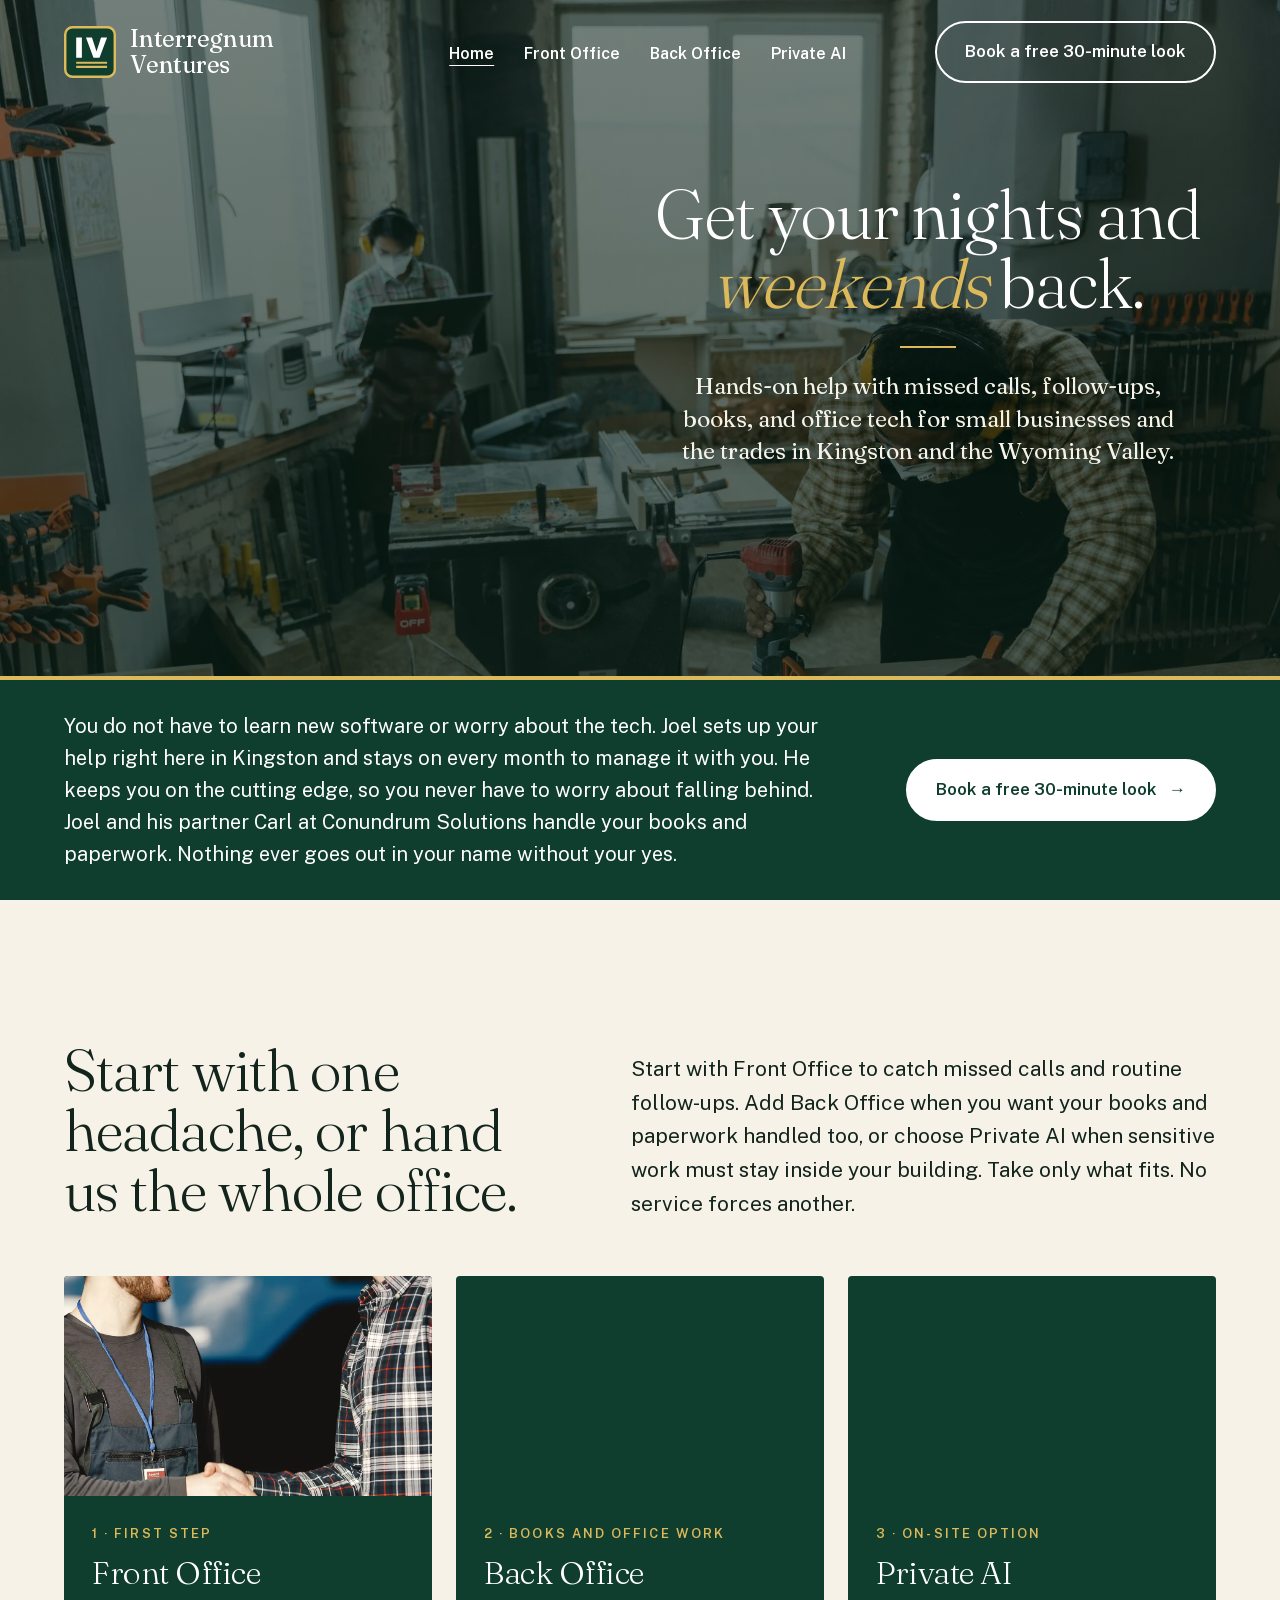
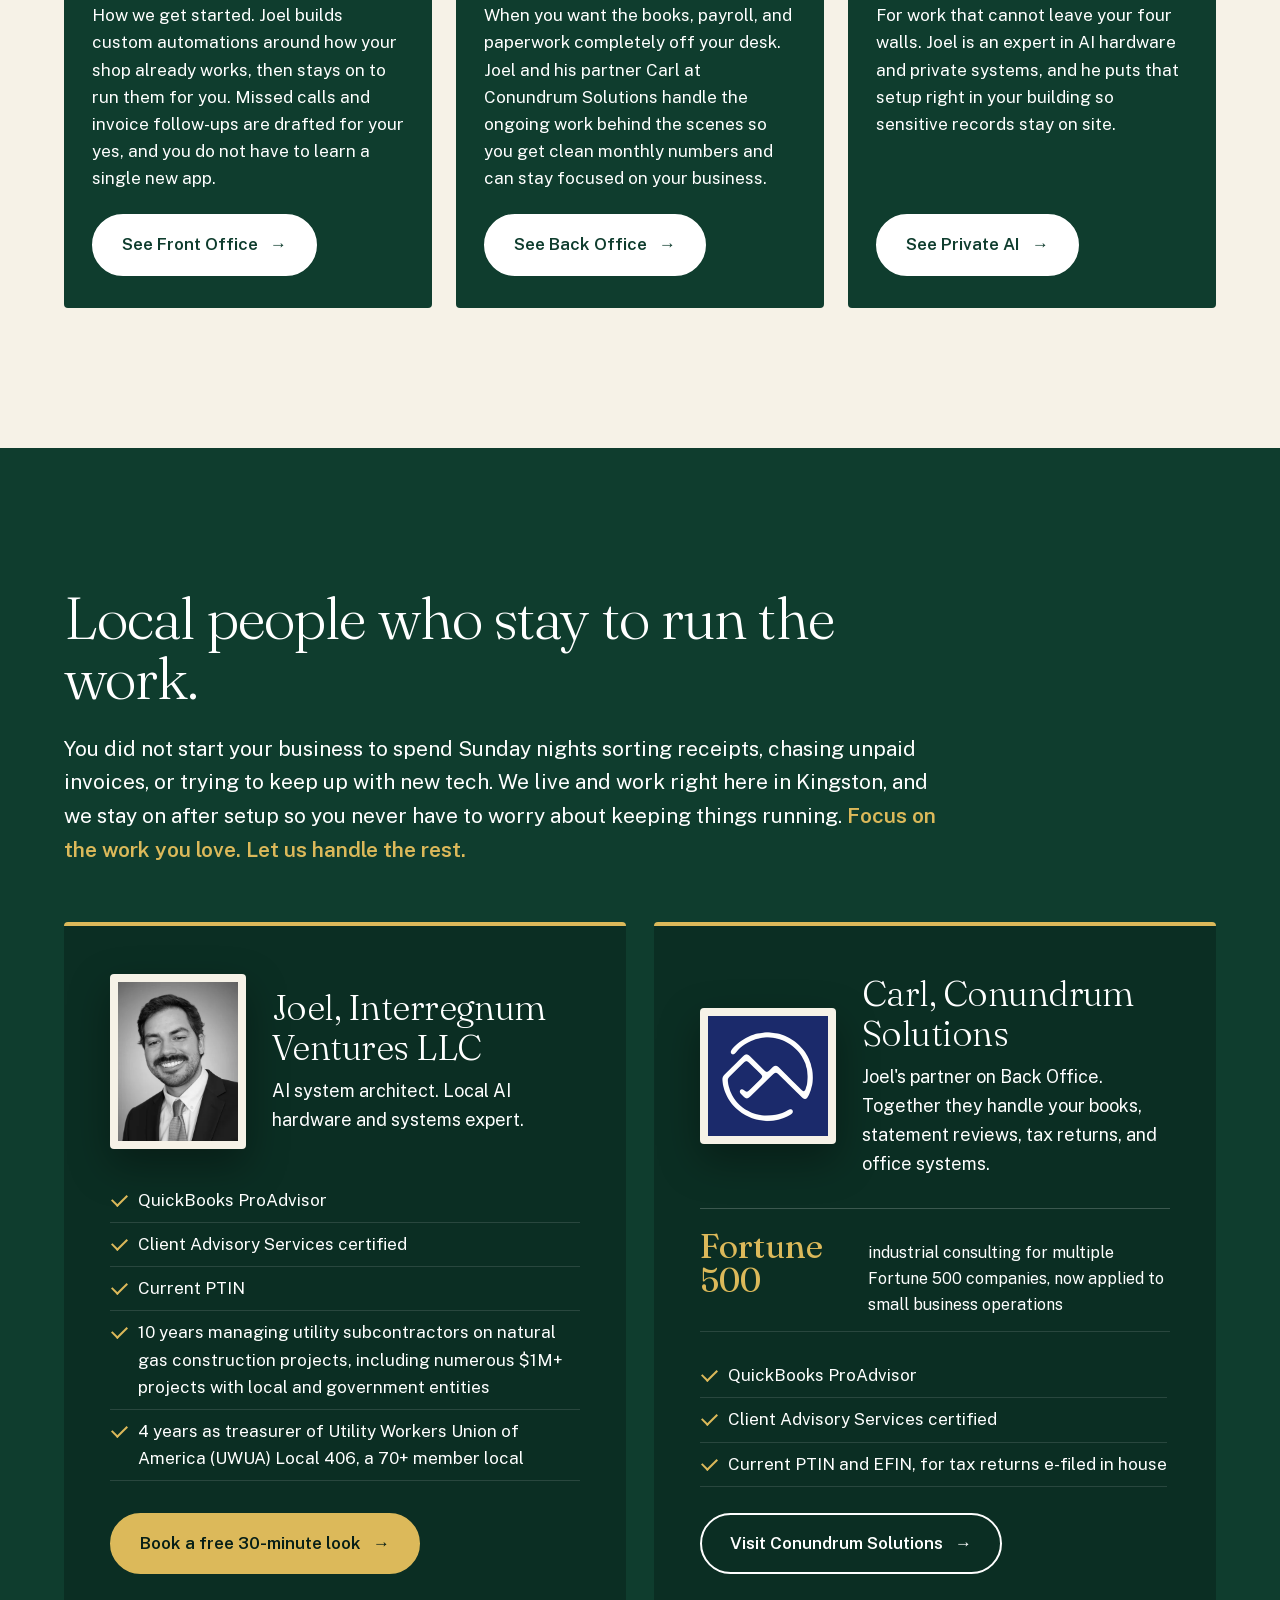
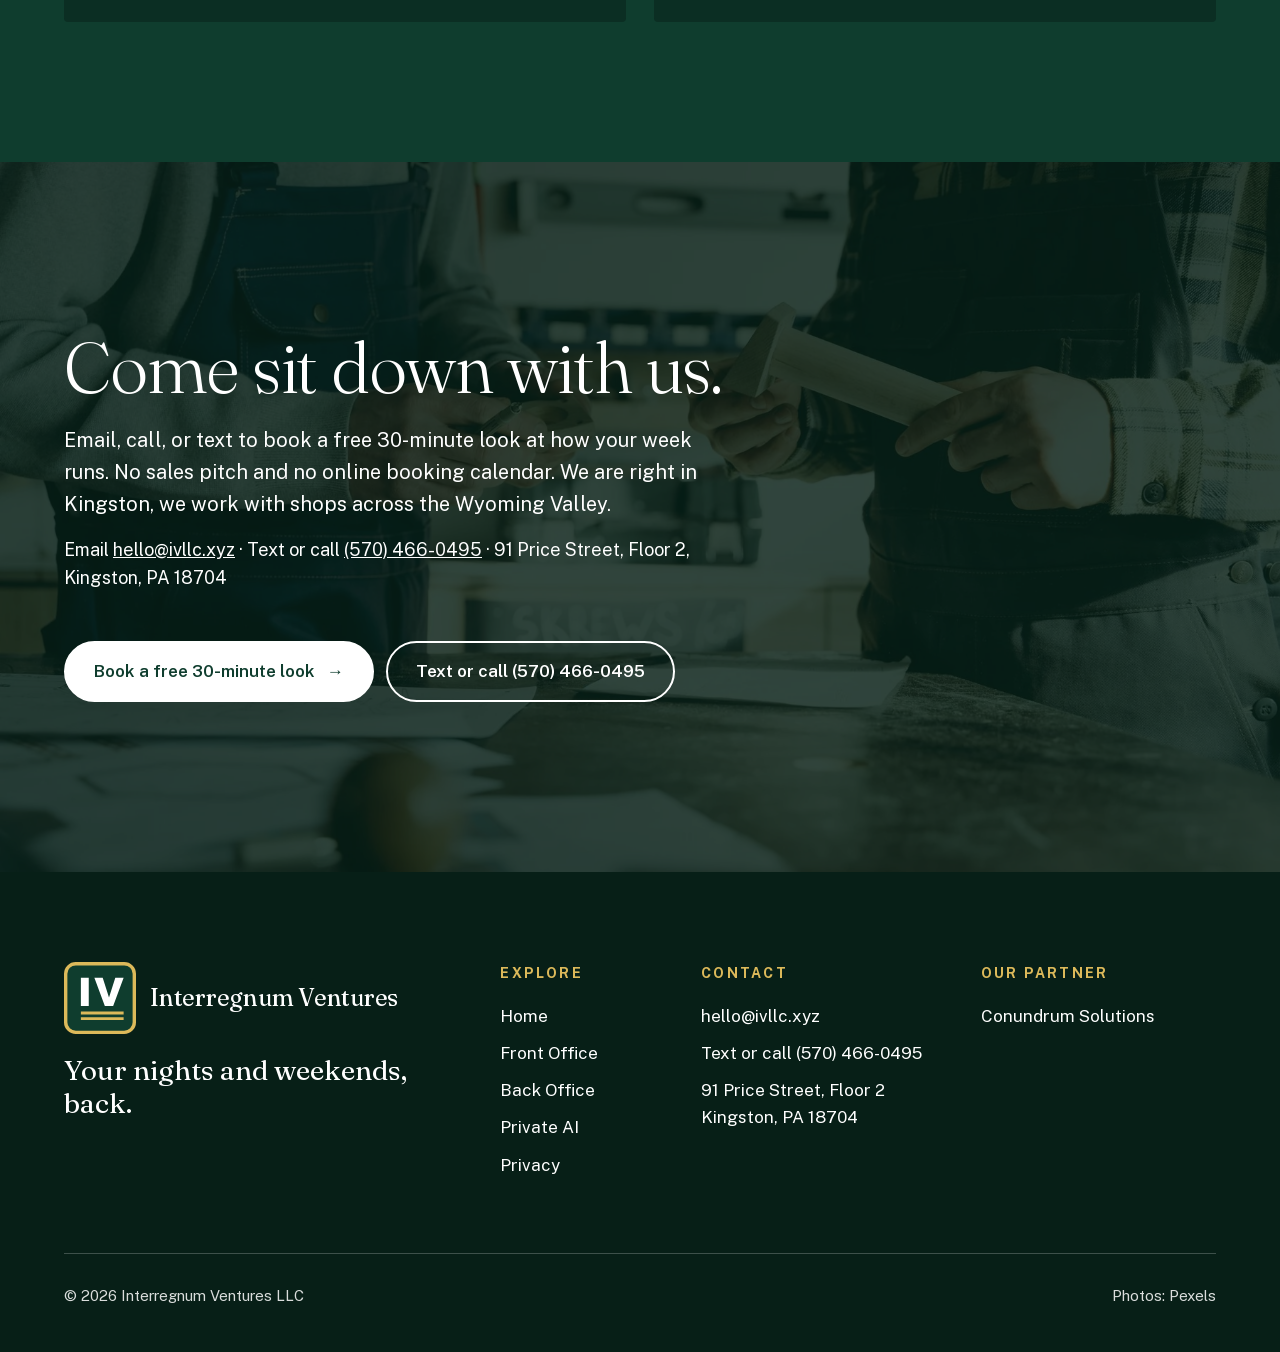
<file: index.html>
<!doctype html>
<html lang="en">
<head>
<meta charset="utf-8">
<meta name="viewport" content="width=device-width, initial-scale=1">
<title>Interregnum Ventures | Hands-On Office Help in Kingston, PA</title>
<meta name="description" content="Get your nights and weekends back. Joel sets up and manages Front Office automations, Back Office bookkeeping, and Private AI for shops in Kingston and the Wyoming Valley.">
<link rel="canonical" href="https://ivllc.xyz/">
<meta name="theme-color" content="#0b2e23">
<meta property="og:type" content="website">
<meta property="og:title" content="Interregnum Ventures | Hands-On Office Help in Kingston, PA">
<meta property="og:description" content="Get your nights and weekends back. Joel sets up and manages Front Office automations, Back Office bookkeeping, and Private AI for shops in Kingston and the Wyoming Valley.">
<meta property="og:image" content="https://ivllc.xyz/img/hero.jpg">
<link rel="icon" href="favicon.svg" type="image/svg+xml">
<link rel="preload" href="fonts/fraunces-latin-var.woff2" as="font" type="font/woff2" crossorigin>
<link rel="preload" href="fonts/public-sans-latin-var.woff2" as="font" type="font/woff2" crossorigin>
<link rel="preload" href="img/hero.webp" as="image" type="image/webp" fetchpriority="high">
<link rel="stylesheet" href="styles.css?v=12">
</head>
<body>
<a class="skip" href="#main">Skip to content</a>
<header class="top">
  <input type="checkbox" id="nav-toggle" class="nav-check" tabindex="-1">
  <div class="wrap">
    <a class="brand" href="" aria-label="Interregnum Ventures LLC home">
      <svg viewBox="0 0 64 64" aria-hidden="true"><rect x="1.5" y="1.5" width="61" height="61" rx="9" fill="#0f3d2e" stroke="#dcb95a" stroke-width="3"/><path fill="#fff" d="M15 14h7v25h-7zM27 14h7.4l5.6 17.5L45.6 14H53l-9.3 25h-7.4z"/><path fill="#dcb95a" d="M15 44h38v2.6H15zM15 49h38v2.6H15z"/></svg>
      <b>Interregnum Ventures</b>
    </a>
    <label for="nav-toggle" class="nav-toggle" aria-label="Open menu"><span></span><span></span><span></span></label>
    <nav aria-label="Primary"><ul>
      <li><a href="" aria-current="page">Home</a></li><li><a href="front-office/">Front Office</a></li><li><a href="back-office/">Back Office</a></li><li><a href="private-ai/">Private AI</a></li>
    </ul></nav>
    <a class="btn line header-cta header-cta-full" href="mailto:hello@ivllc.xyz?subject=Free%2030-minute%20look">Book a free 30-minute look</a>
    <a class="btn line header-cta header-cta-short" href="mailto:hello@ivllc.xyz?subject=Free%2030-minute%20look" aria-label="Book a free 30-minute look">Book a look</a>
  </div>
</header>
<main id="main">

<section class="hero" id="top">
  <div class="wrap">
    <div class="headline">
      <h1>Get your nights and <em>weekends</em> back.</h1>
      <p class="sub">Hands-on help with missed calls, follow-ups, books, and office tech for small businesses and the trades in Kingston and the Wyoming Valley.</p>
    </div>
  </div>
  <div class="side">
    <div class="wrap">
      <p>You do not have to learn new software or worry about the tech. Joel sets up your help right here in Kingston and stays on every month to manage it with you. He keeps you on the cutting edge, so you never have to worry about falling behind. Joel and his partner Carl at Conundrum Solutions handle your books and paperwork. Nothing ever goes out in your name without your yes.</p>
      <div class="btns">
        <a class="btn light" href="mailto:hello@ivllc.xyz?subject=Free%2030-minute%20look">Book a free 30-minute look <span>&rarr;</span></a>
      </div>
    </div>
  </div>
</section>

<section class="ladder" id="services" aria-labelledby="services-title">
  <div class="wrap">
    <div class="head">
      <div><h2 id="services-title">Start with one headache, or hand us the whole office.</h2></div>
      <p>Start with Front Office to catch missed calls and routine follow-ups. Add Back Office when you want your books and paperwork handled too, or choose Private AI when sensitive work must stay inside your building. Take only what fits. No service forces another.</p>
    </div>
    <ol class="flow">
      <li>
        <a class="svc" href="front-office/">
          <div class="ph"><picture><source srcset="img/advisory.webp" type="image/webp"><img src="img/advisory.jpg" width="1202" height="1800" loading="lazy" decoding="async" alt="A tradesman in a cap and coveralls shaking hands with a customer"></picture></div>
          <div class="body">
            <p class="tier">1 · First step</p>
            <h3>Front Office</h3>
            <p>How we get started. Joel builds custom automations around how your shop already works, then stays on to run them for you. Missed calls and invoice follow-ups are drafted for your yes, and you do not have to learn a single new app.</p>
            <span class="btn light">See Front Office <span>&rarr;</span></span>
          </div>
        </a>
      </li>
      <li>
        <a class="svc" href="back-office/">
          <div class="ph"><picture><source srcset="img/books.webp" type="image/webp"><img src="img/books.jpg" width="1800" height="1200" loading="lazy" decoding="async" alt="A business owner sorting receipts with a calculator at her desk"></picture></div>
          <div class="body">
            <p class="tier">2 · Books and office work</p>
            <h3>Back Office</h3>
            <p>When you want the books, payroll, and paperwork completely off your desk. Joel and his partner Carl at Conundrum Solutions handle the ongoing work behind the scenes so you get clean monthly numbers and can stay focused on your business.</p>
            <span class="btn light">See Back Office <span>&rarr;</span></span>
          </div>
        </a>
      </li>
      <li>
        <a class="svc" href="private-ai/">
          <div class="ph"><picture><source srcset="img/backoffice.webp" type="image/webp"><img src="img/backoffice.jpg" width="1200" height="1800" loading="lazy" decoding="async" alt="Binders, a calculator and a phone on an office desk"></picture></div>
          <div class="body">
            <p class="tier">3 · On-site option</p>
            <h3>Private AI</h3>
            <p>For work that cannot leave your four walls. Joel is an expert in AI hardware and private systems, and he puts that setup right in your building so sensitive records stay on site.</p>
            <span class="btn light">See Private AI <span>&rarr;</span></span>
          </div>
        </a>
      </li>
    </ol>
  </div>
</section>

<section class="people" id="who" aria-labelledby="people-title">
  <div class="wrap">
    <h2 id="people-title">Local people who stay to run the work.</h2>
    <p class="mission">You did not start your business to spend Sunday nights sorting receipts, chasing unpaid invoices, or trying to keep up with new tech. We live and work right here in Kingston, and we stay on after setup so you never have to worry about keeping things running. <strong>Focus on the work you love. Let us handle the rest.</strong></p>
    <div class="grid">
      <div class="panel">
        <div class="who-head"><figure class="portrait"><picture><source srcset="img/joel-headshot.webp" type="image/webp"><img src="img/joel-headshot.jpg" width="120" height="159" loading="lazy" decoding="async" alt="Black and white headshot of Joel, smiling, in a suit and tie"></picture></figure><div><h3>Joel, Interregnum Ventures LLC</h3>
        <p>AI system architect. Local AI hardware and systems expert.</p></div></div>
        <ul class="creds">
          <li>QuickBooks ProAdvisor</li>
          <li>Client Advisory Services certified</li>
          <li>Current PTIN</li>
          <li>10 years managing utility subcontractors on natural gas construction projects, including numerous $1M+ projects with local and government entities</li>
          <li>4 years as treasurer of Utility Workers Union of America (UWUA) Local 406, a 70+ member local</li>
        </ul>
        <a class="btn gold" href="mailto:hello@ivllc.xyz?subject=Free%2030-minute%20look">Book a free 30-minute look <span>&rarr;</span></a>
      </div>
      <div class="panel">
        <div class="who-head"><figure class="portrait"><img src="img/conundrum-logo.png" width="120" height="120" loading="lazy" decoding="async" alt="Conundrum Solutions logo"></figure><div><h3>Carl, Conundrum Solutions</h3>
        <p>Joel's partner on Back Office. Together they handle your books, statement reviews, tax returns, and office systems.</p></div></div>
        <ul class="exp">
          <li><b>Fortune 500</b><span>industrial consulting for multiple Fortune 500 companies, now applied to small business operations</span></li>
        </ul>
        <ul class="creds">
          <li>QuickBooks ProAdvisor</li>
          <li>Client Advisory Services certified</li>
          <li>Current PTIN and EFIN, for tax returns e-filed in house</li>
        </ul>
        <a class="btn line" href="https://conundrumsolved.tech/" target="_blank" rel="noopener">Visit Conundrum Solutions <span>&rarr;</span></a>
      </div>
    </div>
  </div>
</section>

<section class="cta" aria-labelledby="cta-title">
  <div class="wrap">
    <div>
      <h2 id="cta-title">Come sit down with us.</h2>
      <p>Email, call, or text to book a free 30-minute look at how your week runs. No sales pitch and no online booking calendar. We are right in Kingston, we work with shops across the Wyoming Valley.</p>
      <p class="contact-line">Email <a href="mailto:hello@ivllc.xyz">hello@ivllc.xyz</a> · Text or call <a href="sms:+15704660495">(570) 466-0495</a> · 91 Price Street, Floor 2, Kingston, PA 18704</p>
    </div>
    <div class="btns">
      <a class="btn light" href="mailto:hello@ivllc.xyz?subject=Free%2030-minute%20look">Book a free 30-minute look <span>&rarr;</span></a>
      <a class="btn line" href="sms:+15704660495">Text or call (570) 466-0495</a>
    </div>
  </div>
</section>

</main>
<footer>
  <div class="wrap">
    <div class="fgrid">
      <div>
        <a class="brand" href=""><svg viewBox="0 0 64 64" aria-hidden="true"><rect x="1.5" y="1.5" width="61" height="61" rx="9" fill="#0f3d2e" stroke="#dcb95a" stroke-width="3"/><path fill="#fff" d="M15 14h7v25h-7zM27 14h7.4l5.6 17.5L45.6 14H53l-9.3 25h-7.4z"/><path fill="#dcb95a" d="M15 44h38v2.6H15zM15 49h38v2.6H15z"/></svg><b>Interregnum Ventures</b></a>
        <p class="tag">Your nights and weekends, back.</p>
      </div>
      <div><h4>Explore</h4><ul>
        <li><a href="">Home</a></li>
        <li><a href="front-office/">Front Office</a></li>
        <li><a href="back-office/">Back Office</a></li>
        <li><a href="private-ai/">Private AI</a></li>
        <li><a href="privacy/">Privacy</a></li>
      </ul></div>
      <div><h4>Contact</h4><ul>
        <li><a href="mailto:hello@ivllc.xyz">hello@ivllc.xyz</a></li>
        <li>Text or call <a href="sms:+15704660495">(570) 466-0495</a></li>
        <li>91 Price Street, Floor 2<br>Kingston, PA 18704</li>
      </ul></div>
      <div><h4>Our partner</h4><ul>
        <li><a href="https://conundrumsolved.tech/" target="_blank" rel="noopener">Conundrum Solutions</a></li>
      </ul></div>
    </div>
    <div class="small"><span>&copy; 2026 Interregnum Ventures LLC</span><span>Photos: Pexels</span></div>
  </div>
</footer>
<script>
/* Scroll reveals. Progressive enhancement: without JS, or with reduced motion, everything is simply shown. */
(function(d){
  if(!('IntersectionObserver' in window)||(window.matchMedia&&matchMedia('(prefers-reduced-motion: reduce)').matches))return;
  var groups=['.ladder .head>*','.offer .ph','.offer .op>*','.offer li','.sample .wrap>div','.sample .card','.pricing .wrap>div>*','.price','.people h2','.people .mission','.panel','.panel .exp li','.panel .creds li','.cta .wrap>*','.fgrid>div','.svc','.steps li','.promise','.legal .measure>*','.page-hero h1','.page-hero .sub'];
  var els=[];
  groups.forEach(function(sel){
    var n=d.querySelectorAll(sel);
    for(var i=0;i<n.length;i++){var e=n[i];if(e.classList.contains('rv'))continue;
      var k=0,s=e.previousElementSibling;while(s&&k<6){if(s.classList.contains('rv'))k++;s=s.previousElementSibling;}
      e.style.setProperty('--d',(k*70)+'ms');e.classList.add('rv');els.push(e);}
  });
  function show(e){e.classList.add('in');io.unobserve(e);}
  function all(){els.forEach(show);}
  var io=new IntersectionObserver(function(es){es.forEach(function(x){if(x.isIntersecting)show(x.target);});},{rootMargin:'0px 0px -10% 0px'});
  d.documentElement.classList.add('rv-on');
  els.forEach(function(e){io.observe(e);});
  if(location.hash)all();
  addEventListener('hashchange',all);addEventListener('beforeprint',all);
  d.addEventListener('focusin',function(ev){var e=ev.target.closest&&ev.target.closest('.rv');if(e)show(e);});
})(document);
</script>
</body>
</html>
</file>
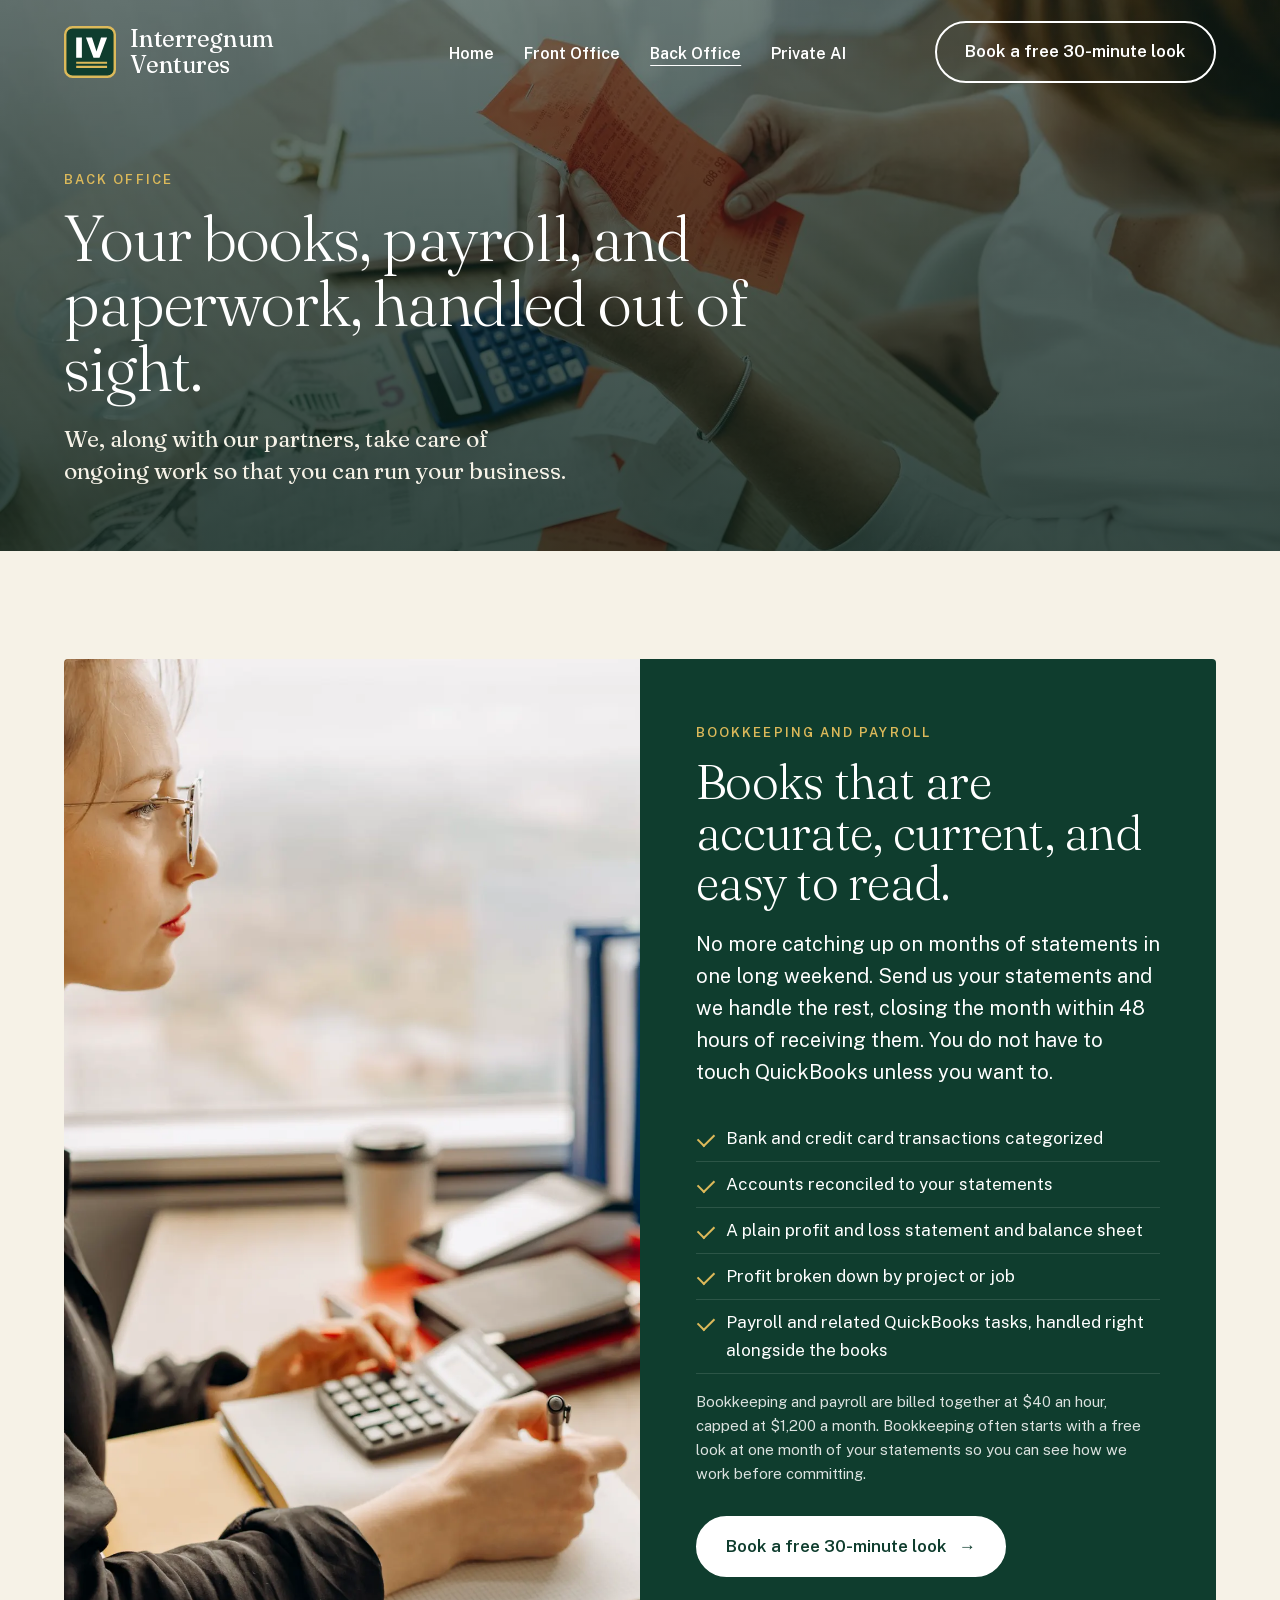
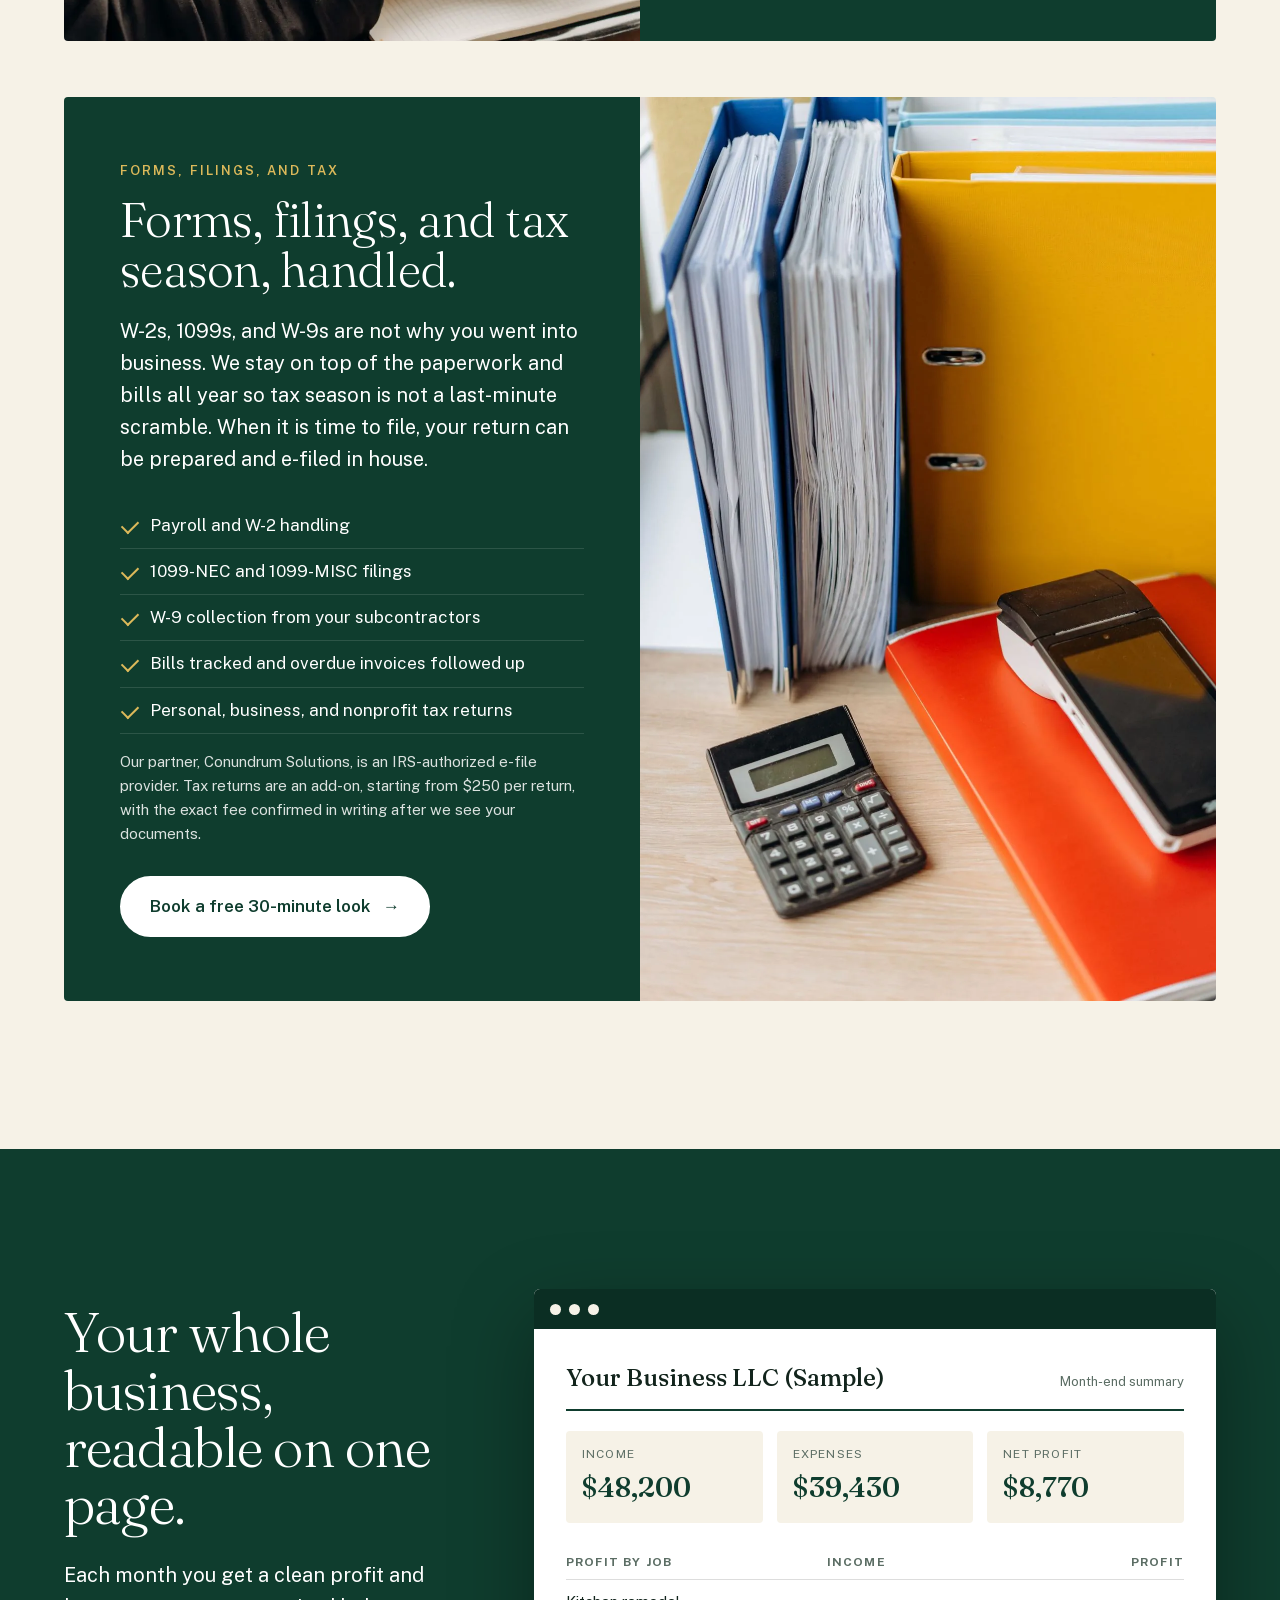
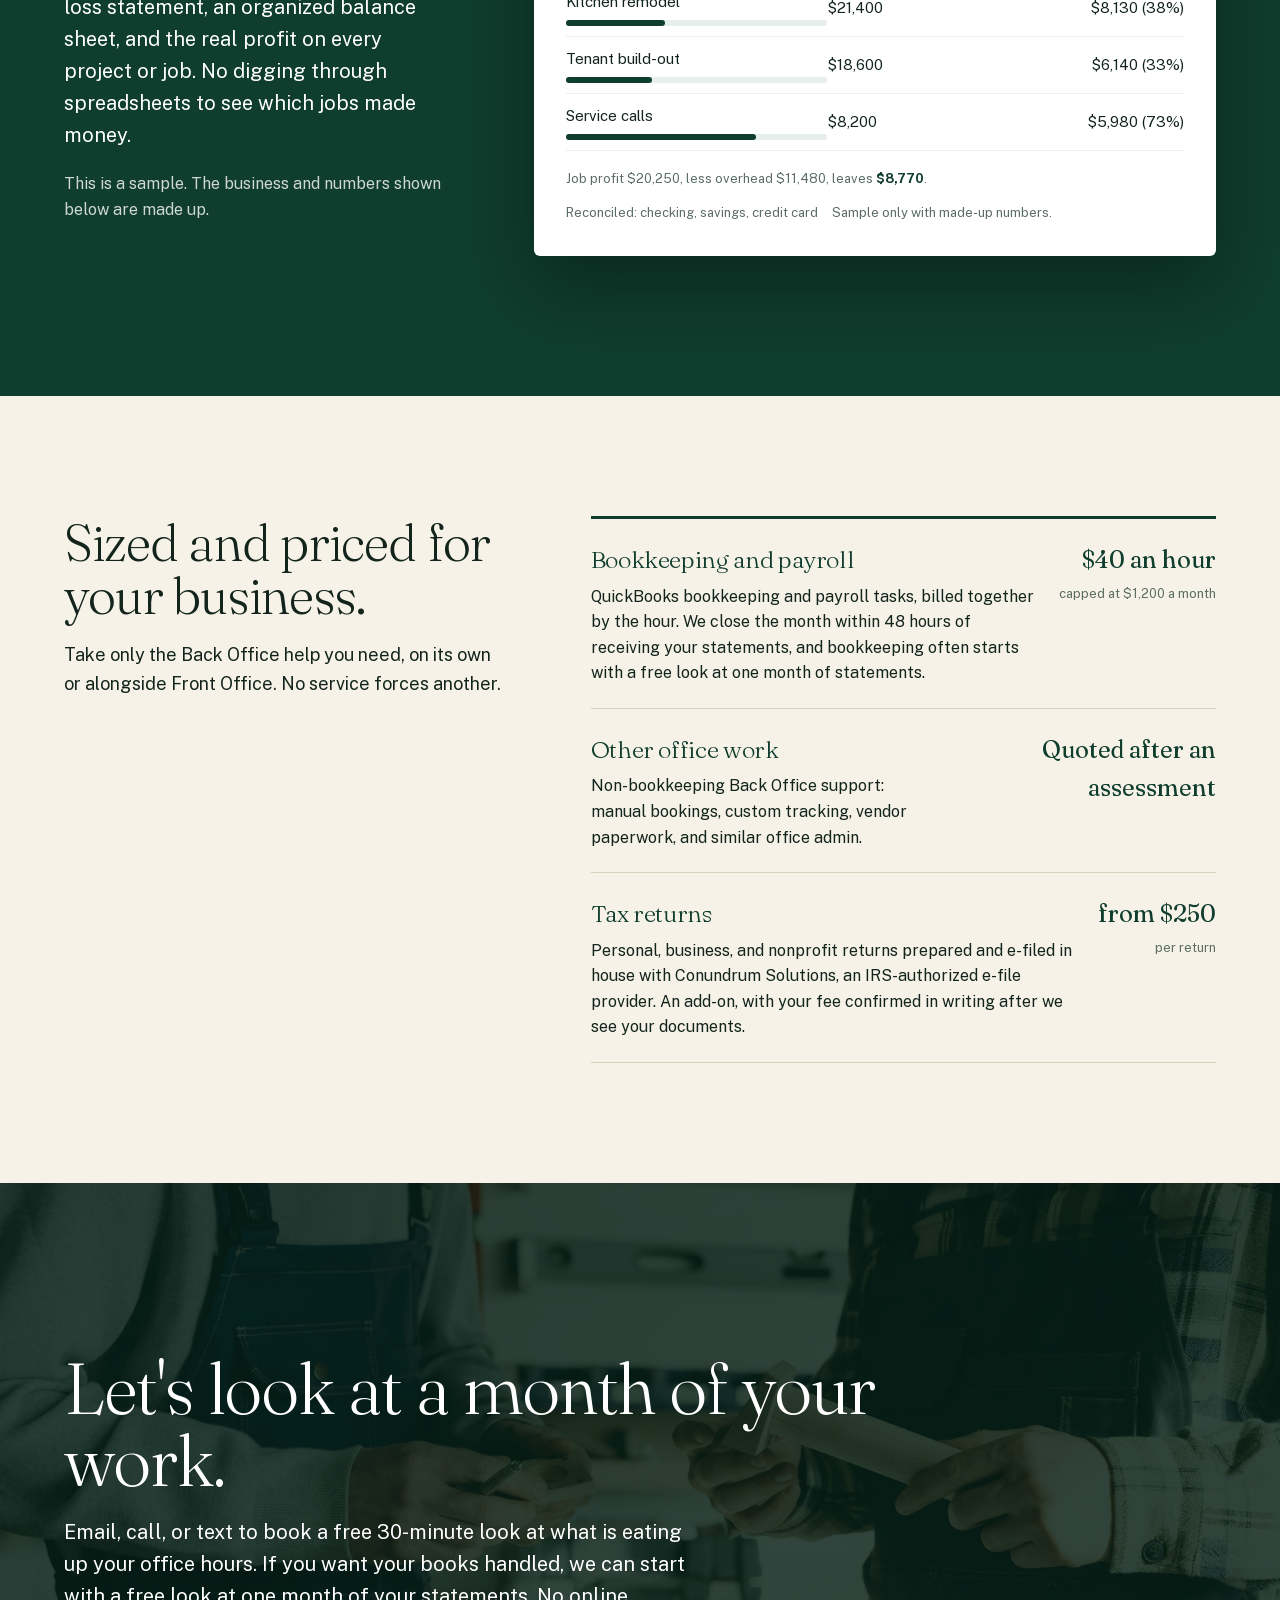
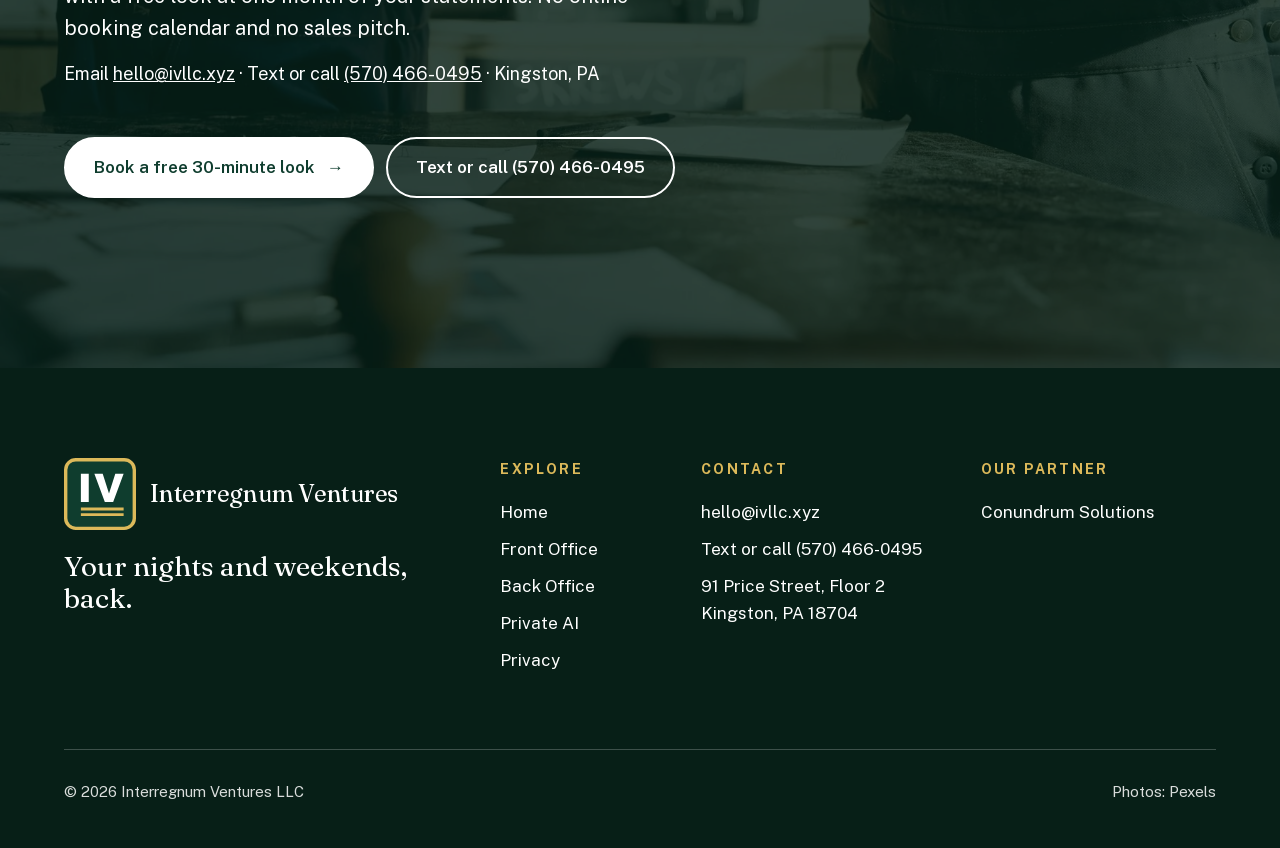
<file: back-office/index.html>
<!doctype html>
<html lang="en">
<head>
<meta charset="utf-8">
<meta name="viewport" content="width=device-width, initial-scale=1">
<title>Back Office | Interregnum Ventures</title>
<meta name="description" content="Bookkeeping and payroll at $40 an hour, capped at $1,200 a month, closed within 48 hours of receiving your statements. Other office work quoted after an assessment. Tax returns from $250.">
<meta name="theme-color" content="#0b2e23">
<meta property="og:type" content="website">
<meta property="og:title" content="Back Office by Interregnum Ventures">
<meta property="og:description" content="Bookkeeping and payroll at $40 an hour, capped at $1,200 a month, closed within 48 hours of receiving your statements. Other office work quoted after an assessment. Tax returns from $250.">
<meta property="og:image" content="https://ivllc.xyz/img/hero.jpg">
<link rel="icon" href="../favicon.svg" type="image/svg+xml">
<link rel="preload" href="../fonts/fraunces-latin-var.woff2" as="font" type="font/woff2" crossorigin>
<link rel="preload" href="../fonts/public-sans-latin-var.woff2" as="font" type="font/woff2" crossorigin>
<link rel="preload" href="../img/books.webp" as="image" type="image/webp" fetchpriority="high">
<link rel="stylesheet" href="../styles.css?v=12">
</head>
<body>
<a class="skip" href="#main">Skip to content</a>
<header class="top">
  <input type="checkbox" id="nav-toggle" class="nav-check" tabindex="-1">
  <div class="wrap">
    <a class="brand" href="../" aria-label="Interregnum Ventures LLC home">
      <svg viewBox="0 0 64 64" aria-hidden="true"><rect x="1.5" y="1.5" width="61" height="61" rx="9" fill="#0f3d2e" stroke="#dcb95a" stroke-width="3"/><path fill="#fff" d="M15 14h7v25h-7zM27 14h7.4l5.6 17.5L45.6 14H53l-9.3 25h-7.4z"/><path fill="#dcb95a" d="M15 44h38v2.6H15zM15 49h38v2.6H15z"/></svg>
      <b>Interregnum Ventures</b>
    </a>
    <label for="nav-toggle" class="nav-toggle" aria-label="Open menu"><span></span><span></span><span></span></label>
    <nav aria-label="Primary"><ul>
      <li><a href="../">Home</a></li><li><a href="../front-office/">Front Office</a></li><li><a href="../back-office/" aria-current="page">Back Office</a></li><li><a href="../private-ai/">Private AI</a></li>
    </ul></nav>
    <a class="btn line header-cta header-cta-full" href="mailto:hello@ivllc.xyz?subject=Free%2030-minute%20look">Book a free 30-minute look</a>
    <a class="btn line header-cta header-cta-short" href="mailto:hello@ivllc.xyz?subject=Free%2030-minute%20look" aria-label="Book a free 30-minute look">Book a look</a>
  </div>
</header>
<main id="main">

<section class="page-hero bo" id="top">
  <div class="wrap">
    <p class="eyebrow">Back Office</p>
    <h1>Your books, payroll, and paperwork, handled out of sight.</h1>
    <p class="sub">We, along with our partners, take care of ongoing work so that you can run your business.</p>
  </div>
</section>

<section class="offers" style="padding-top:80px">
  <article class="offer" id="books">
    <div class="wrap">
      <div class="ph"><picture><source srcset="../img/office-paperwork.webp" type="image/webp"><img src="../img/office-paperwork.jpg" width="1200" height="1800" loading="lazy" decoding="async" alt="A woman at an office desk using a calculator and writing notes by a window"></picture></div>
      <div class="op">
        <p class="eyebrow">Bookkeeping and payroll</p>
        <h2>Books that are accurate, current, and easy to read.</h2>
        <p class="lead">No more catching up on months of statements in one long weekend. Send us your statements and we handle the rest, closing the month within 48 hours of receiving them. You do not have to touch QuickBooks unless you want to.</p>
        <ul>
          <li>Bank and credit card transactions categorized</li>
          <li>Accounts reconciled to your statements</li>
          <li>A plain profit and loss statement and balance sheet</li>
          <li>Profit broken down by project or job</li>
          <li>Payroll and related QuickBooks tasks, handled right alongside the books</li>
        </ul>
        <p class="fine">Bookkeeping and payroll are billed together at $40 an hour, capped at $1,200 a month. Bookkeeping often starts with a free look at one month of your statements so you can see how we work before committing.</p>
        <a class="btn light" href="mailto:hello@ivllc.xyz?subject=Free%2030-minute%20look%20%E2%80%94%20Back%20Office">Book a free 30-minute look <span>&rarr;</span></a>
      </div>
    </div>
  </article>

  <article class="offer flip" id="filings">
    <div class="wrap">
      <div class="ph"><picture><source srcset="../img/backoffice.webp" type="image/webp"><img src="../img/backoffice.jpg" width="1200" height="1800" loading="lazy" decoding="async" alt="Binders, a calculator and a phone on an office desk"></picture></div>
      <div class="op">
        <p class="eyebrow">Forms, filings, and tax</p>
        <h2>Forms, filings, and tax season, handled.</h2>
        <p class="lead">W-2s, 1099s, and W-9s are not why you went into business. We stay on top of the paperwork and bills all year so tax season is not a last-minute scramble. When it is time to file, your return can be prepared and e-filed in house.</p>
        <ul>
          <li>Payroll and W-2 handling</li>
          <li>1099-NEC and 1099-MISC filings</li>
          <li>W-9 collection from your subcontractors</li>
          <li>Bills tracked and overdue invoices followed up</li>
          <li>Personal, business, and nonprofit tax returns</li>
        </ul>
        <p class="fine">Our partner, Conundrum Solutions, is an IRS-authorized e-file provider. Tax returns are an add-on, starting from $250 per return, with the exact fee confirmed in writing after we see your documents.</p>
        <a class="btn light" href="mailto:hello@ivllc.xyz?subject=Free%2030-minute%20look%20%E2%80%94%20Back%20Office">Book a free 30-minute look <span>&rarr;</span></a>
      </div>
    </div>
  </article>
</section>

<section class="sample" aria-labelledby="sample-title">
  <div class="wrap">
    <div>
      <h2 id="sample-title">Your whole business, readable on one page.</h2>
      <p>Each month you get a clean profit and loss statement, an organized balance sheet, and the real profit on every project or job. No digging through spreadsheets to see which jobs made money.</p>
      <p style="font-size:16px;opacity:.8">This is a sample. The business and numbers shown below are made up.</p>
    </div>
    <figure class="card" style="margin:0" aria-label="Sample month-end summary with made-up numbers">
      <div class="bar"><i></i><i></i><i></i></div>
      <div class="body">
        <div class="t"><b>Your Business LLC (Sample)</b><small>Month-end summary</small></div>
        <div class="kpis">
          <div class="kpi"><small>Income</small><b>$48,200</b></div>
          <div class="kpi"><small>Expenses</small><b>$39,430</b></div>
          <div class="kpi"><small>Net profit</small><b>$8,770</b></div>
        </div>
        <table class="jobs">
          <thead><tr><th>Profit by job</th><th>Income</th><th>Profit</th></tr></thead>
          <tbody>
            <tr><td>Kitchen remodel<div class="meter"><i style="width:38%"></i></div></td><td>$21,400</td><td>$8,130 (38%)</td></tr>
            <tr><td>Tenant build-out<div class="meter"><i style="width:33%"></i></div></td><td>$18,600</td><td>$6,140 (33%)</td></tr>
            <tr><td>Service calls<div class="meter"><i style="width:73%"></i></div></td><td>$8,200</td><td>$5,980 (73%)</td></tr>
          </tbody>
        </table>
        <div class="foot"><span>Job profit $20,250, less overhead $11,480, leaves <b>$8,770</b>.</span><span>Reconciled: checking, savings, credit card</span><span>Sample only with made-up numbers.</span></div>
      </div>
    </figure>
  </div>
</section>

<section class="pricing light-bg" id="pricing" aria-labelledby="pricing-title">
  <div class="wrap">
    <div><h2 id="pricing-title">Sized and priced for your business.</h2>
      <p style="margin:18px 0 0;font-size:18px">Take only the Back Office help you need, on its own or alongside Front Office. No service forces another.</p>
    </div>
    <div>
      <div class="prices">
        <div class="price"><div><h3>Bookkeeping and payroll</h3><p>QuickBooks bookkeeping and payroll tasks, billed together by the hour. We close the month within 48 hours of receiving your statements, and bookkeeping often starts with a free look at one month of statements.</p></div><div class="amt">$40 an hour<small>capped at $1,200 a month</small></div></div>
        <div class="price"><div><h3>Other office work</h3><p>Non-bookkeeping Back Office support: manual bookings, custom tracking, vendor paperwork, and similar office admin.</p></div><div class="amt">Quoted after an assessment</div></div>
        <div class="price"><div><h3>Tax returns</h3><p>Personal, business, and nonprofit returns prepared and e-filed in house with Conundrum Solutions, an IRS-authorized e-file provider. An add-on, with your fee confirmed in writing after we see your documents.</p></div><div class="amt">from $250<small>per return</small></div></div>
      </div>
    </div>
  </div>
</section>

<section class="cta" aria-labelledby="cta-title">
  <div class="wrap">
    <div>
      <h2 id="cta-title">Let's look at a month of your work.</h2>
      <p>Email, call, or text to book a free 30-minute look at what is eating up your office hours. If you want your books handled, we can start with a free look at one month of your statements. No online booking calendar and no sales pitch.</p>
      <p class="contact-line">Email <a href="mailto:hello@ivllc.xyz">hello@ivllc.xyz</a> · Text or call <a href="sms:+15704660495">(570) 466-0495</a> · Kingston, PA</p>
    </div>
    <div class="btns">
      <a class="btn light" href="mailto:hello@ivllc.xyz?subject=Free%2030-minute%20look%20%E2%80%94%20Back%20Office">Book a free 30-minute look <span>&rarr;</span></a>
      <a class="btn line" href="sms:+15704660495">Text or call (570) 466-0495</a>
    </div>
  </div>
</section>

</main>
<footer>
  <div class="wrap">
    <div class="fgrid">
      <div>
        <a class="brand" href="../"><svg viewBox="0 0 64 64" aria-hidden="true"><rect x="1.5" y="1.5" width="61" height="61" rx="9" fill="#0f3d2e" stroke="#dcb95a" stroke-width="3"/><path fill="#fff" d="M15 14h7v25h-7zM27 14h7.4l5.6 17.5L45.6 14H53l-9.3 25h-7.4z"/><path fill="#dcb95a" d="M15 44h38v2.6H15zM15 49h38v2.6H15z"/></svg><b>Interregnum Ventures</b></a>
        <p class="tag">Your nights and weekends, back.</p>
      </div>
      <div><h4>Explore</h4><ul>
        <li><a href="../">Home</a></li>
        <li><a href="../front-office/">Front Office</a></li>
        <li><a href="../back-office/">Back Office</a></li>
        <li><a href="../private-ai/">Private AI</a></li>
        <li><a href="../privacy/">Privacy</a></li>
      </ul></div>
      <div><h4>Contact</h4><ul>
        <li><a href="mailto:hello@ivllc.xyz">hello@ivllc.xyz</a></li>
        <li>Text or call <a href="sms:+15704660495">(570) 466-0495</a></li>
        <li>91 Price Street, Floor 2<br>Kingston, PA 18704</li>
      </ul></div>
      <div><h4>Our partner</h4><ul>
        <li><a href="https://conundrumsolved.tech/" target="_blank" rel="noopener">Conundrum Solutions</a></li>
      </ul></div>
    </div>
    <div class="small"><span>&copy; 2026 Interregnum Ventures LLC</span><span>Photos: Pexels</span></div>
  </div>
</footer>
<script>
/* Scroll reveals. Progressive enhancement: without JS, or with reduced motion, everything is simply shown. */
(function(d){
  if(!('IntersectionObserver' in window)||(window.matchMedia&&matchMedia('(prefers-reduced-motion: reduce)').matches))return;
  var groups=['.ladder .head>*','.offer .ph','.offer .op>*','.offer li','.sample .wrap>div','.sample .card','.pricing .wrap>div>*','.price','.people h2','.people .mission','.panel','.panel .exp li','.panel .creds li','.cta .wrap>*','.fgrid>div','.svc','.steps li','.promise','.legal .measure>*','.page-hero h1','.page-hero .sub'];
  var els=[];
  groups.forEach(function(sel){
    var n=d.querySelectorAll(sel);
    for(var i=0;i<n.length;i++){var e=n[i];if(e.classList.contains('rv'))continue;
      var k=0,s=e.previousElementSibling;while(s&&k<6){if(s.classList.contains('rv'))k++;s=s.previousElementSibling;}
      e.style.setProperty('--d',(k*70)+'ms');e.classList.add('rv');els.push(e);}
  });
  function show(e){e.classList.add('in');io.unobserve(e);}
  function all(){els.forEach(show);}
  var io=new IntersectionObserver(function(es){es.forEach(function(x){if(x.isIntersecting)show(x.target);});},{rootMargin:'0px 0px -10% 0px'});
  d.documentElement.classList.add('rv-on');
  els.forEach(function(e){io.observe(e);});
  if(location.hash)all();
  addEventListener('hashchange',all);addEventListener('beforeprint',all);
  d.addEventListener('focusin',function(ev){var e=ev.target.closest&&ev.target.closest('.rv');if(e)show(e);});
})(document);
</script>
</body>
</html>
</file>
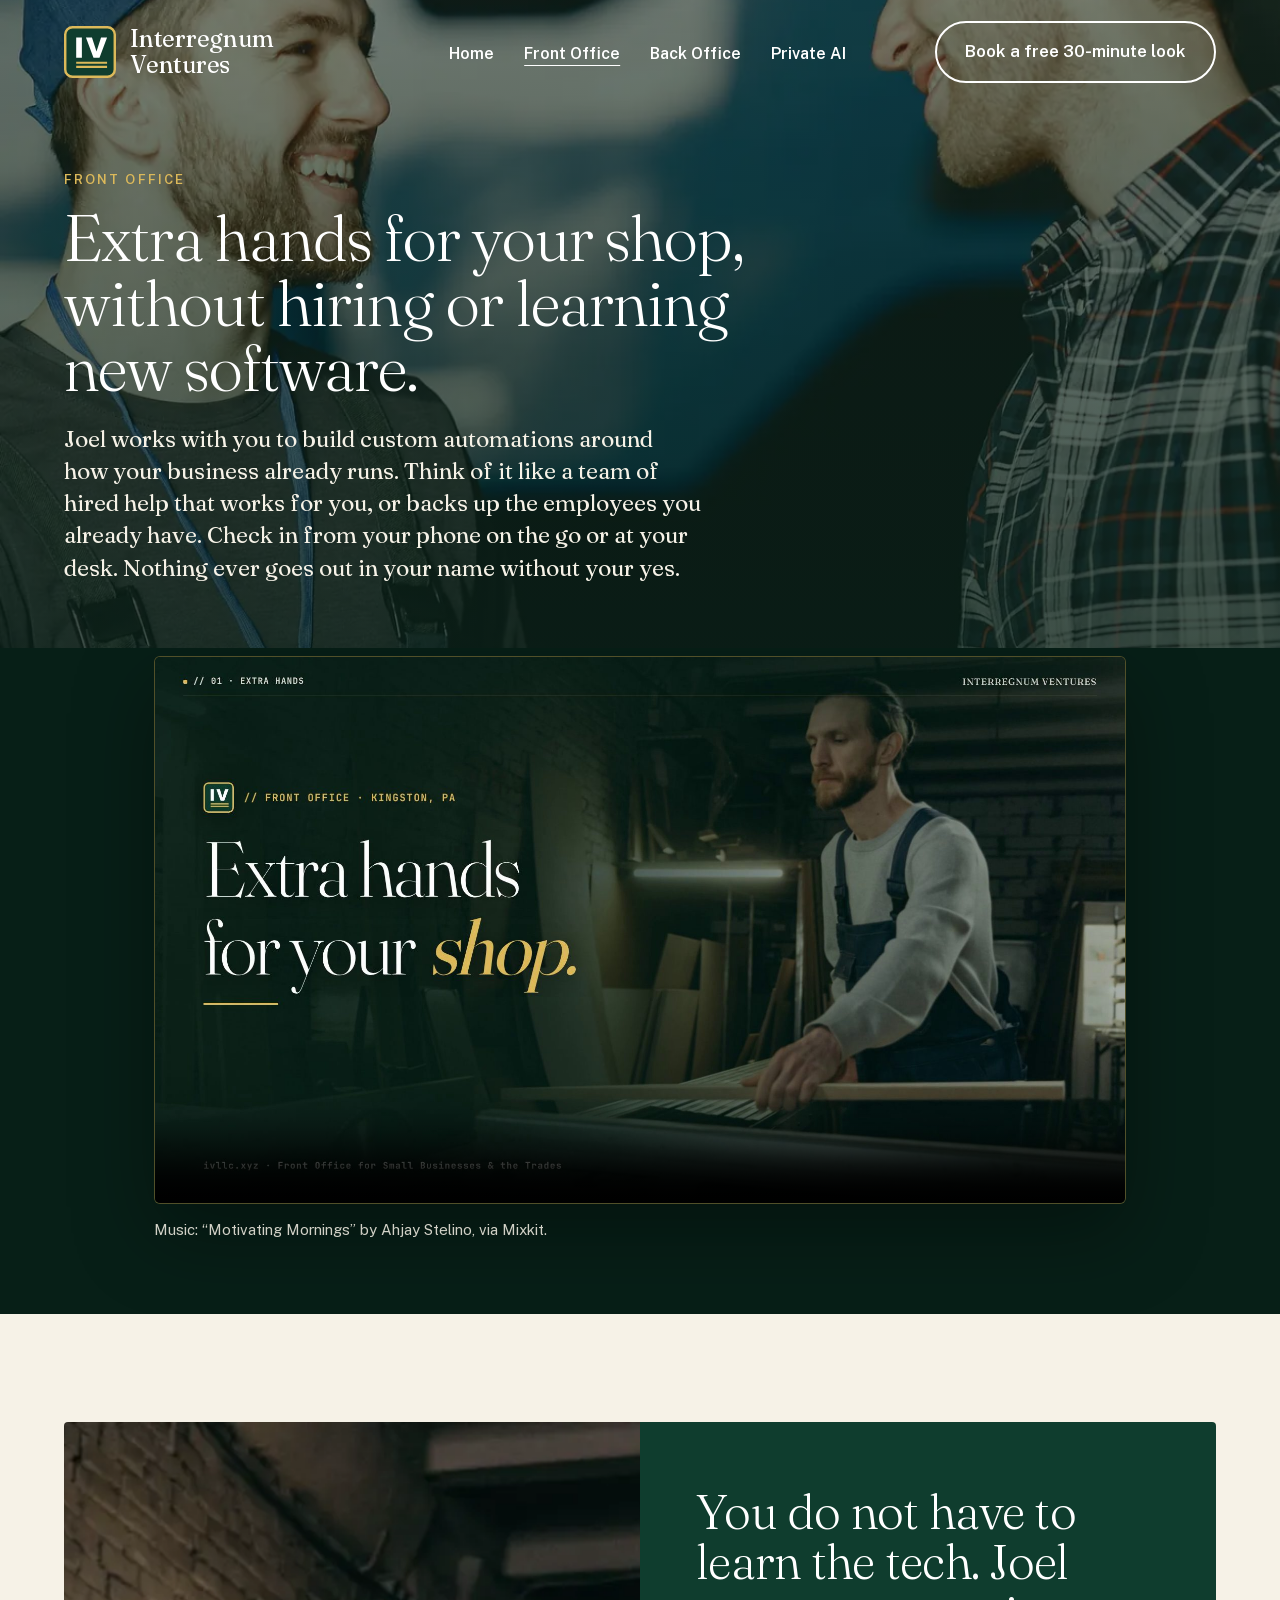
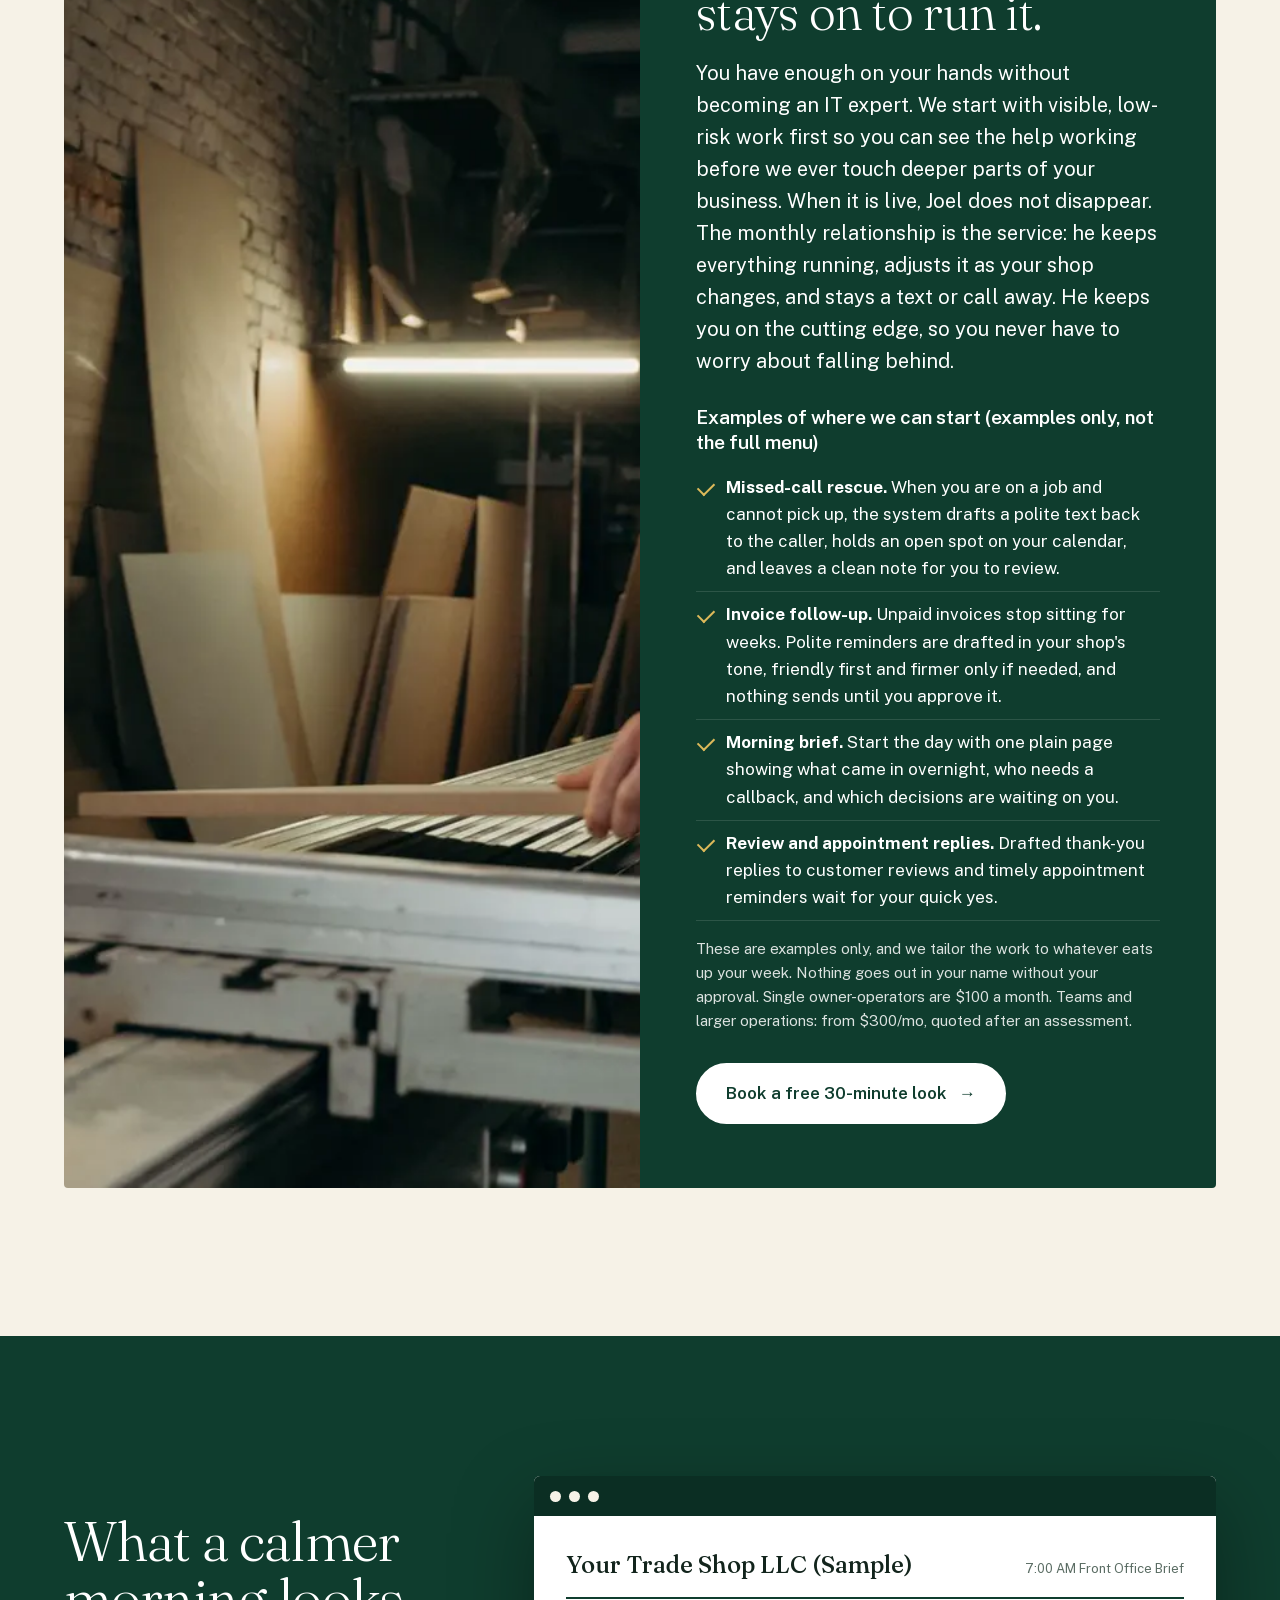
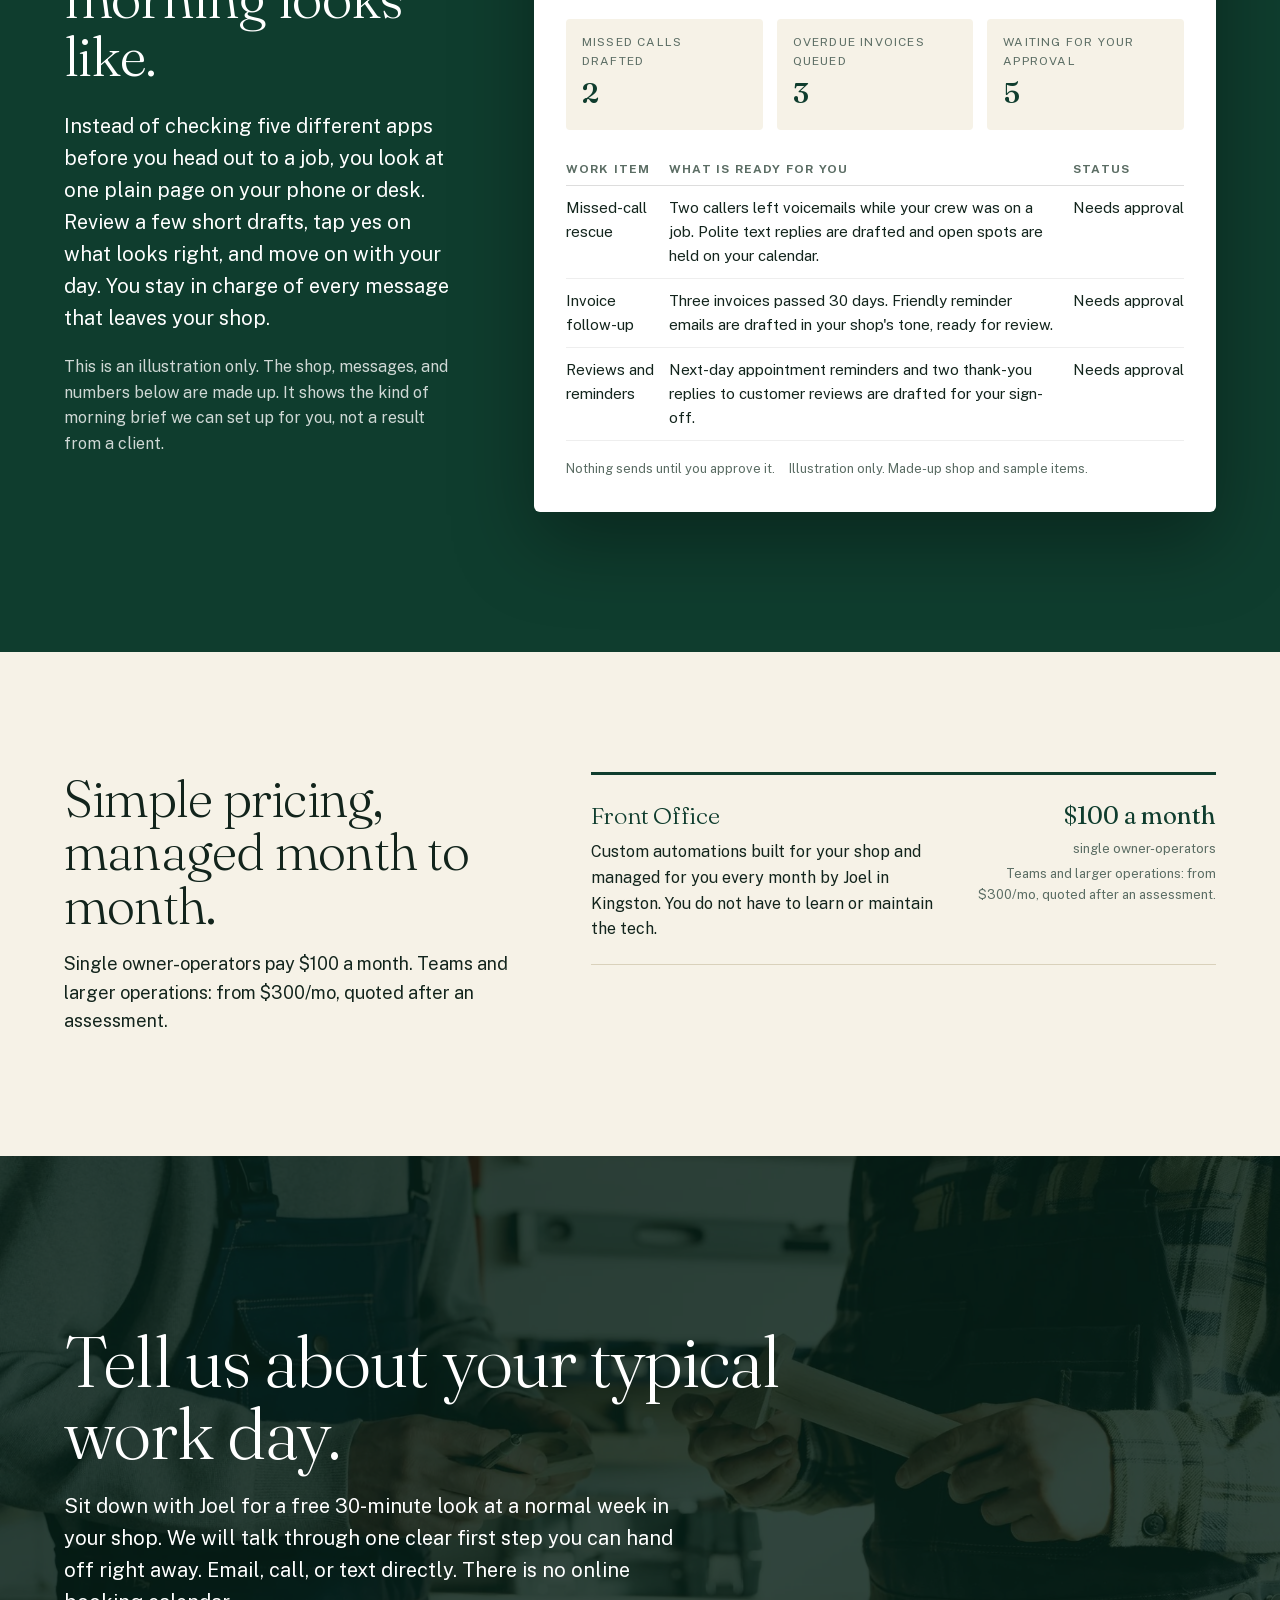
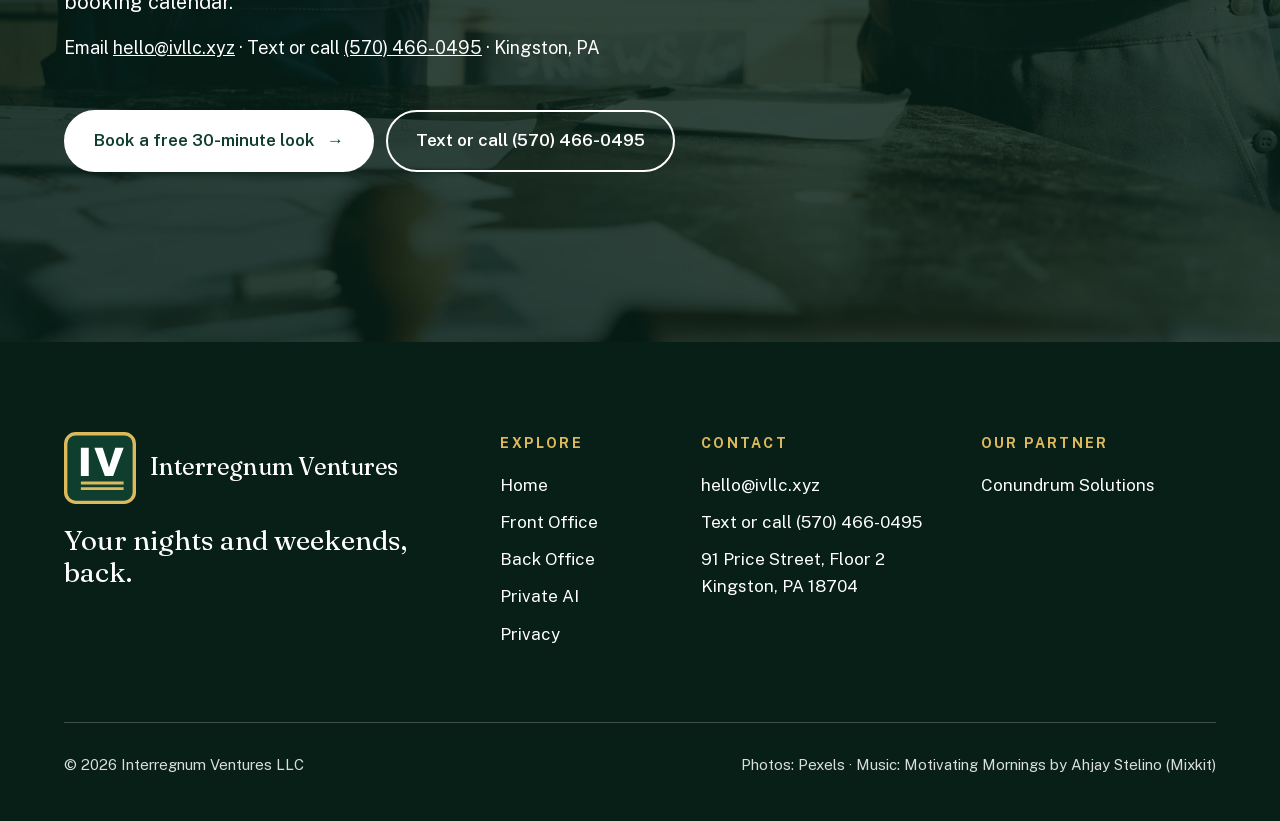
<file: front-office/index.html>
<!doctype html>
<html lang="en">
<head>
<meta charset="utf-8">
<meta name="viewport" content="width=device-width, initial-scale=1">
<title>Front Office | Interregnum Ventures</title>
<meta name="description" content="Custom automations set up and managed for your shop by Joel in Kingston, PA. $100 a month for single owner-operators. Teams and larger operations: from $300/mo, quoted after an assessment.">
<meta name="theme-color" content="#0b2e23">
<meta property="og:type" content="website">
<meta property="og:title" content="Front Office by Interregnum Ventures">
<meta property="og:description" content="Custom automations set up and managed for your shop by Joel in Kingston, PA. $100 a month for single owner-operators. Teams and larger operations: from $300/mo, quoted after an assessment.">
<meta property="og:image" content="https://ivllc.xyz/img/hero.jpg">
<link rel="icon" href="../favicon.svg" type="image/svg+xml">
<link rel="preload" href="../fonts/fraunces-latin-var.woff2" as="font" type="font/woff2" crossorigin>
<link rel="preload" href="../fonts/public-sans-latin-var.woff2" as="font" type="font/woff2" crossorigin>
<link rel="preload" href="../img/advisory.webp" as="image" type="image/webp" fetchpriority="high">
<link rel="stylesheet" href="../styles.css?v=12">
<style>
  /* Front Office promo video — this page only */
  .fo-promo{background:#071f17;padding:8px 0 72px}
  .fo-promo .wrap{max-width:1100px}
  .fo-promo-frame{margin:0}
  .fo-promo video{display:block;width:100%;height:auto;border-radius:6px;background:#06170f;border:1px solid rgba(220,185,90,.35);box-shadow:0 30px 80px rgba(0,0,0,.35)}
  .fo-promo figcaption{margin:14px 0 0;font-size:15px;opacity:.85;color:#f6f2e7}
  @media(max-width:720px){.fo-promo{padding:0 0 48px}}
</style>

</head>
<body>
<a class="skip" href="#main">Skip to content</a>
<header class="top">
  <input type="checkbox" id="nav-toggle" class="nav-check" tabindex="-1">
  <div class="wrap">
    <a class="brand" href="../" aria-label="Interregnum Ventures LLC home">
      <svg viewBox="0 0 64 64" aria-hidden="true"><rect x="1.5" y="1.5" width="61" height="61" rx="9" fill="#0f3d2e" stroke="#dcb95a" stroke-width="3"/><path fill="#fff" d="M15 14h7v25h-7zM27 14h7.4l5.6 17.5L45.6 14H53l-9.3 25h-7.4z"/><path fill="#dcb95a" d="M15 44h38v2.6H15zM15 49h38v2.6H15z"/></svg>
      <b>Interregnum Ventures</b>
    </a>
    <label for="nav-toggle" class="nav-toggle" aria-label="Open menu"><span></span><span></span><span></span></label>
    <nav aria-label="Primary"><ul>
      <li><a href="../">Home</a></li><li><a href="../front-office/" aria-current="page">Front Office</a></li><li><a href="../back-office/">Back Office</a></li><li><a href="../private-ai/">Private AI</a></li>
    </ul></nav>
    <a class="btn line header-cta header-cta-full" href="mailto:hello@ivllc.xyz?subject=Free%2030-minute%20look">Book a free 30-minute look</a>
    <a class="btn line header-cta header-cta-short" href="mailto:hello@ivllc.xyz?subject=Free%2030-minute%20look" aria-label="Book a free 30-minute look">Book a look</a>
  </div>
</header>
<main id="main">

<section class="page-hero fo" id="top">
  <div class="wrap">
    <p class="eyebrow">Front Office</p>
    <h1>Extra hands for your shop, without hiring or learning new software.</h1>
    <p class="sub">Joel works with you to build custom automations around how your business already runs. Think of it like a team of hired help that works for you, or backs up the employees you already have. Check in from your phone on the go or at your desk. Nothing ever goes out in your name without your yes.</p>
  </div>
</section>

<section class="fo-promo" aria-label="Front Office promo video">
  <div class="wrap">
    <figure class="fo-promo-frame">
      <video controls playsinline preload="metadata" poster="front-office-promo-poster.jpg" width="1920" height="1080">
        <source src="front-office-promo.mp4" type="video/mp4">
        Sorry, your browser doesn&rsquo;t play this video. You can <a href="front-office-promo.mp4">download it</a> instead.
      </video>
      <figcaption>Music: &ldquo;Motivating Mornings&rdquo; by Ahjay Stelino, via Mixkit.</figcaption>
    </figure>
  </div>
</section>

<section class="offers" style="padding-top:80px">
  <article class="offer" id="work">
    <div class="wrap">
      <div class="ph"><picture><source srcset="../img/workshop-saw.webp" type="image/webp"><img src="../img/workshop-saw.jpg" width="1600" height="1066" loading="lazy" decoding="async" alt="A carpenter in overalls guiding a board through a table saw in his workshop"></picture></div>
      <div class="op">
        <h2>You do not have to learn the tech. Joel stays on to run it.</h2>
        <p class="lead">You have enough on your hands without becoming an IT expert. We start with visible, low-risk work first so you can see the help working before we ever touch deeper parts of your business. When it is live, Joel does not disappear. The monthly relationship is the service: he keeps everything running, adjusts it as your shop changes, and stays a text or call away. He keeps you on the cutting edge, so you never have to worry about falling behind.</p>
        <h3 class="list-label">Examples of where we can start (examples only, not the full menu)</h3>
        <ul>
          <li><strong>Missed-call rescue.</strong> When you are on a job and cannot pick up, the system drafts a polite text back to the caller, holds an open spot on your calendar, and leaves a clean note for you to review.</li>
          <li><strong>Invoice follow-up.</strong> Unpaid invoices stop sitting for weeks. Polite reminders are drafted in your shop's tone, friendly first and firmer only if needed, and nothing sends until you approve it.</li>
          <li><strong>Morning brief.</strong> Start the day with one plain page showing what came in overnight, who needs a callback, and which decisions are waiting on you.</li>
          <li><strong>Review and appointment replies.</strong> Drafted thank-you replies to customer reviews and timely appointment reminders wait for your quick yes.</li>
        </ul>
        <p class="fine">These are examples only, and we tailor the work to whatever eats up your week. Nothing goes out in your name without your approval. Single owner-operators are $100 a month. Teams and larger operations: from $300/mo, quoted after an assessment.</p>
        <a class="btn light" href="mailto:hello@ivllc.xyz?subject=Free%2030-minute%20look%20%E2%80%94%20Front%20Office">Book a free 30-minute look <span>&rarr;</span></a>
      </div>
    </div>
  </article>
</section>

<section class="sample" aria-labelledby="sample-title">
  <div class="wrap">
    <div>
      <h2 id="sample-title">What a calmer morning looks like.</h2>
      <p>Instead of checking five different apps before you head out to a job, you look at one plain page on your phone or desk. Review a few short drafts, tap yes on what looks right, and move on with your day. You stay in charge of every message that leaves your shop.</p>
      <p style="font-size:16px;opacity:.8">This is an illustration only. The shop, messages, and numbers below are made up. It shows the kind of morning brief we can set up for you, not a result from a client.</p>
    </div>
    <figure class="card" style="margin:0" aria-label="Sample Front Office morning brief illustration with made-up shop and items">
      <div class="bar"><i></i><i></i><i></i></div>
      <div class="body">
        <div class="t"><b>Your Trade Shop LLC (Sample)</b><small>7:00 AM Front Office Brief</small></div>
        <div class="kpis">
          <div class="kpi"><small>Missed calls drafted</small><b>2</b></div>
          <div class="kpi"><small>Overdue invoices queued</small><b>3</b></div>
          <div class="kpi"><small>Waiting for your approval</small><b>5</b></div>
        </div>
        <table class="jobs brief">
          <thead><tr><th>Work item</th><th>What is ready for you</th><th>Status</th></tr></thead>
          <tbody>
            <tr><td>Missed-call rescue</td><td>Two callers left voicemails while your crew was on a job. Polite text replies are drafted and open spots are held on your calendar.</td><td>Needs approval</td></tr>
            <tr><td>Invoice follow-up</td><td>Three invoices passed 30 days. Friendly reminder emails are drafted in your shop's tone, ready for review.</td><td>Needs approval</td></tr>
            <tr><td>Reviews and reminders</td><td>Next-day appointment reminders and two thank-you replies to customer reviews are drafted for your sign-off.</td><td>Needs approval</td></tr>
          </tbody>
        </table>
        <div class="foot"><span>Nothing sends until you approve it.</span><span>Illustration only. Made-up shop and sample items.</span></div>
      </div>
    </figure>
  </div>
</section>

<section class="pricing light-bg" id="pricing" aria-labelledby="pricing-title">
  <div class="wrap">
    <div><h2 id="pricing-title">Simple pricing, managed month to month.</h2>
      <p style="margin:18px 0 0;font-size:18px">Single owner-operators pay $100 a month. Teams and larger operations: from $300/mo, quoted after an assessment.</p>
    </div>
    <div>
      <div class="prices">
        <div class="price"><div><h3>Front Office</h3><p>Custom automations built for your shop and managed for you every month by Joel in Kingston. You do not have to learn or maintain the tech.</p></div><div class="amt"><span class="tier-price">$100 a month<small>single owner-operators</small><small>Teams and larger operations: from $300/mo, quoted after an assessment.</small></span></div></div>
      </div>
    </div>
  </div>
</section>

<section class="cta" aria-labelledby="cta-title">
  <div class="wrap">
    <div>
      <h2 id="cta-title">Tell us about your typical work day.</h2>
      <p>Sit down with Joel for a free 30-minute look at a normal week in your shop. We will talk through one clear first step you can hand off right away. Email, call, or text directly. There is no online booking calendar.</p>
      <p class="contact-line">Email <a href="mailto:hello@ivllc.xyz">hello@ivllc.xyz</a> · Text or call <a href="sms:+15704660495">(570) 466-0495</a> · Kingston, PA</p>
    </div>
    <div class="btns">
      <a class="btn light" href="mailto:hello@ivllc.xyz?subject=Free%2030-minute%20look%20%E2%80%94%20Front%20Office">Book a free 30-minute look <span>&rarr;</span></a>
      <a class="btn line" href="sms:+15704660495">Text or call (570) 466-0495</a>
    </div>
  </div>
</section>

</main>
<footer>
  <div class="wrap">
    <div class="fgrid">
      <div>
        <a class="brand" href="../"><svg viewBox="0 0 64 64" aria-hidden="true"><rect x="1.5" y="1.5" width="61" height="61" rx="9" fill="#0f3d2e" stroke="#dcb95a" stroke-width="3"/><path fill="#fff" d="M15 14h7v25h-7zM27 14h7.4l5.6 17.5L45.6 14H53l-9.3 25h-7.4z"/><path fill="#dcb95a" d="M15 44h38v2.6H15zM15 49h38v2.6H15z"/></svg><b>Interregnum Ventures</b></a>
        <p class="tag">Your nights and weekends, back.</p>
      </div>
      <div><h4>Explore</h4><ul>
        <li><a href="../">Home</a></li>
        <li><a href="../front-office/">Front Office</a></li>
        <li><a href="../back-office/">Back Office</a></li>
        <li><a href="../private-ai/">Private AI</a></li>
        <li><a href="../privacy/">Privacy</a></li>
      </ul></div>
      <div><h4>Contact</h4><ul>
        <li><a href="mailto:hello@ivllc.xyz">hello@ivllc.xyz</a></li>
        <li>Text or call <a href="sms:+15704660495">(570) 466-0495</a></li>
        <li>91 Price Street, Floor 2<br>Kingston, PA 18704</li>
      </ul></div>
      <div><h4>Our partner</h4><ul>
        <li><a href="https://conundrumsolved.tech/" target="_blank" rel="noopener">Conundrum Solutions</a></li>
      </ul></div>
    </div>
    <div class="small"><span>&copy; 2026 Interregnum Ventures LLC</span><span>Photos: Pexels &middot; Music: Motivating Mornings by Ahjay Stelino (Mixkit)</span></div>
  </div>
</footer>
<script>
/* Scroll reveals. Progressive enhancement: without JS, or with reduced motion, everything is simply shown. */
(function(d){
  if(!('IntersectionObserver' in window)||(window.matchMedia&&matchMedia('(prefers-reduced-motion: reduce)').matches))return;
  var groups=['.ladder .head>*','.offer .ph','.offer .op>*','.offer li','.sample .wrap>div','.sample .card','.pricing .wrap>div>*','.price','.people h2','.people .mission','.panel','.panel .exp li','.panel .creds li','.cta .wrap>*','.fgrid>div','.svc','.steps li','.promise','.legal .measure>*','.page-hero h1','.page-hero .sub','.fo-promo-frame'];
  var els=[];
  groups.forEach(function(sel){
    var n=d.querySelectorAll(sel);
    for(var i=0;i<n.length;i++){var e=n[i];if(e.classList.contains('rv'))continue;
      var k=0,s=e.previousElementSibling;while(s&&k<6){if(s.classList.contains('rv'))k++;s=s.previousElementSibling;}
      e.style.setProperty('--d',(k*70)+'ms');e.classList.add('rv');els.push(e);}
  });
  function show(e){e.classList.add('in');io.unobserve(e);}
  function all(){els.forEach(show);}
  var io=new IntersectionObserver(function(es){es.forEach(function(x){if(x.isIntersecting)show(x.target);});},{rootMargin:'0px 0px -10% 0px'});
  d.documentElement.classList.add('rv-on');
  els.forEach(function(e){io.observe(e);});
  if(location.hash)all();
  addEventListener('hashchange',all);addEventListener('beforeprint',all);
  d.addEventListener('focusin',function(ev){var e=ev.target.closest&&ev.target.closest('.rv');if(e)show(e);});
})(document);
</script>
</body>
</html>
</file>
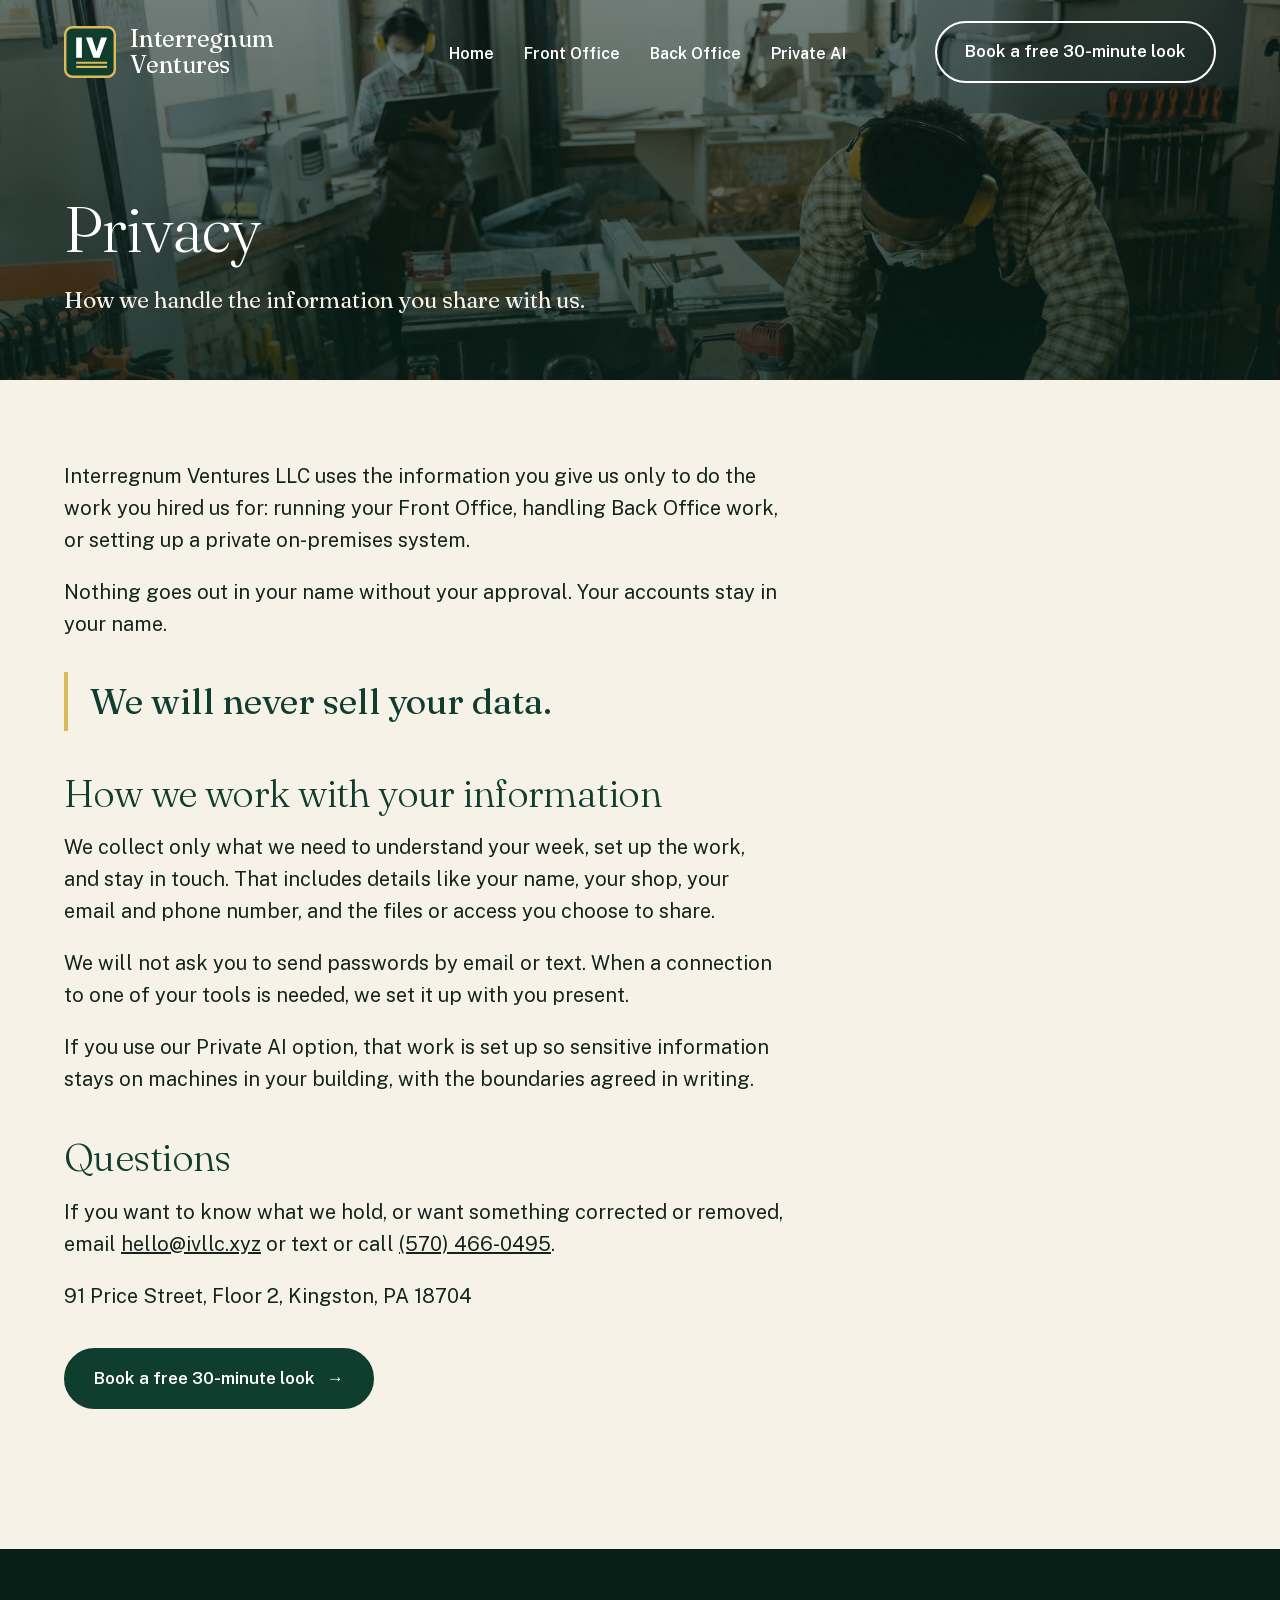
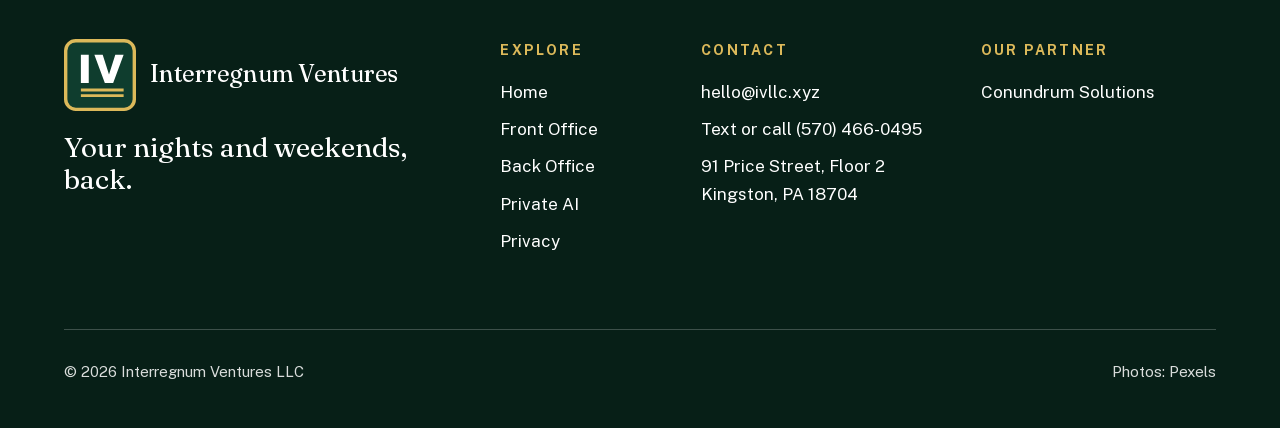
<file: privacy/index.html>
<!doctype html>
<html lang="en">
<head>
<meta charset="utf-8">
<meta name="viewport" content="width=device-width, initial-scale=1">
<title>Privacy | Interregnum Ventures</title>
<meta name="description" content="How Interregnum Ventures handles the information you share with us. We will never sell your data.">
<meta name="theme-color" content="#0b2e23">
<meta property="og:type" content="website">
<meta property="og:title" content="Privacy | Interregnum Ventures">
<meta property="og:description" content="How Interregnum Ventures handles the information you share with us. We will never sell your data.">
<meta property="og:image" content="https://ivllc.xyz/img/hero.jpg">
<link rel="icon" href="../favicon.svg" type="image/svg+xml">
<link rel="preload" href="../fonts/fraunces-latin-var.woff2" as="font" type="font/woff2" crossorigin>
<link rel="preload" href="../fonts/public-sans-latin-var.woff2" as="font" type="font/woff2" crossorigin>
<link rel="preload" href="../img/hero.webp" as="image" type="image/webp" fetchpriority="high">
<link rel="stylesheet" href="../styles.css?v=12">
</head>
<body>
<a class="skip" href="#main">Skip to content</a>
<header class="top">
  <input type="checkbox" id="nav-toggle" class="nav-check" tabindex="-1">
  <div class="wrap">
    <a class="brand" href="../" aria-label="Interregnum Ventures LLC home">
      <svg viewBox="0 0 64 64" aria-hidden="true"><rect x="1.5" y="1.5" width="61" height="61" rx="9" fill="#0f3d2e" stroke="#dcb95a" stroke-width="3"/><path fill="#fff" d="M15 14h7v25h-7zM27 14h7.4l5.6 17.5L45.6 14H53l-9.3 25h-7.4z"/><path fill="#dcb95a" d="M15 44h38v2.6H15zM15 49h38v2.6H15z"/></svg>
      <b>Interregnum Ventures</b>
    </a>
    <label for="nav-toggle" class="nav-toggle" aria-label="Open menu"><span></span><span></span><span></span></label>
    <nav aria-label="Primary"><ul>
      <li><a href="../">Home</a></li><li><a href="../front-office/">Front Office</a></li><li><a href="../back-office/">Back Office</a></li><li><a href="../private-ai/">Private AI</a></li>
    </ul></nav>
    <a class="btn line header-cta header-cta-full" href="mailto:hello@ivllc.xyz?subject=Free%2030-minute%20look">Book a free 30-minute look</a>
    <a class="btn line header-cta header-cta-short" href="mailto:hello@ivllc.xyz?subject=Free%2030-minute%20look" aria-label="Book a free 30-minute look">Book a look</a>
  </div>
</header>
<main id="main">

<section class="page-hero short" id="top">
  <div class="wrap">
    
    <h1>Privacy</h1>
    <p class="sub">How we handle the information you share with us.</p>
  </div>
</section>

<section class="legal">
  <div class="wrap">
    <div class="measure">
      <p>Interregnum Ventures LLC uses the information you give us only to do the work you hired us for: running your Front Office, handling Back Office work, or setting up a private on-premises system.</p>
      <p>Nothing goes out in your name without your approval. Your accounts stay in your name.</p>
      <p class="pledge">We will never sell your data.</p>
      <h2>How we work with your information</h2>
      <p>We collect only what we need to understand your week, set up the work, and stay in touch. That includes details like your name, your shop, your email and phone number, and the files or access you choose to share.</p>
      <p>We will not ask you to send passwords by email or text. When a connection to one of your tools is needed, we set it up with you present.</p>
      <p>If you use our Private AI option, that work is set up so sensitive information stays on machines in your building, with the boundaries agreed in writing.</p>
      <h2>Questions</h2>
      <p>If you want to know what we hold, or want something corrected or removed, email <a href="mailto:hello@ivllc.xyz">hello@ivllc.xyz</a> or text or call <a href="sms:+15704660495">(570) 466-0495</a>.</p>
      <p>91 Price Street, Floor 2, Kingston, PA 18704</p>
      <p style="margin-top:36px"><a class="btn dark" href="mailto:hello@ivllc.xyz?subject=Free%2030-minute%20look">Book a free 30-minute look <span>&rarr;</span></a></p>
    </div>
  </div>
</section>

</main>
<footer>
  <div class="wrap">
    <div class="fgrid">
      <div>
        <a class="brand" href="../"><svg viewBox="0 0 64 64" aria-hidden="true"><rect x="1.5" y="1.5" width="61" height="61" rx="9" fill="#0f3d2e" stroke="#dcb95a" stroke-width="3"/><path fill="#fff" d="M15 14h7v25h-7zM27 14h7.4l5.6 17.5L45.6 14H53l-9.3 25h-7.4z"/><path fill="#dcb95a" d="M15 44h38v2.6H15zM15 49h38v2.6H15z"/></svg><b>Interregnum Ventures</b></a>
        <p class="tag">Your nights and weekends, back.</p>
      </div>
      <div><h4>Explore</h4><ul>
        <li><a href="../">Home</a></li>
        <li><a href="../front-office/">Front Office</a></li>
        <li><a href="../back-office/">Back Office</a></li>
        <li><a href="../private-ai/">Private AI</a></li>
        <li><a href="../privacy/">Privacy</a></li>
      </ul></div>
      <div><h4>Contact</h4><ul>
        <li><a href="mailto:hello@ivllc.xyz">hello@ivllc.xyz</a></li>
        <li>Text or call <a href="sms:+15704660495">(570) 466-0495</a></li>
        <li>91 Price Street, Floor 2<br>Kingston, PA 18704</li>
      </ul></div>
      <div><h4>Our partner</h4><ul>
        <li><a href="https://conundrumsolved.tech/" target="_blank" rel="noopener">Conundrum Solutions</a></li>
      </ul></div>
    </div>
    <div class="small"><span>&copy; 2026 Interregnum Ventures LLC</span><span>Photos: Pexels</span></div>
  </div>
</footer>
<script>
/* Scroll reveals. Progressive enhancement: without JS, or with reduced motion, everything is simply shown. */
(function(d){
  if(!('IntersectionObserver' in window)||(window.matchMedia&&matchMedia('(prefers-reduced-motion: reduce)').matches))return;
  var groups=['.ladder .head>*','.offer .ph','.offer .op>*','.offer li','.sample .wrap>div','.sample .card','.pricing .wrap>div>*','.price','.people h2','.people .mission','.panel','.panel .exp li','.panel .creds li','.cta .wrap>*','.fgrid>div','.svc','.steps li','.promise','.legal .measure>*','.page-hero h1','.page-hero .sub'];
  var els=[];
  groups.forEach(function(sel){
    var n=d.querySelectorAll(sel);
    for(var i=0;i<n.length;i++){var e=n[i];if(e.classList.contains('rv'))continue;
      var k=0,s=e.previousElementSibling;while(s&&k<6){if(s.classList.contains('rv'))k++;s=s.previousElementSibling;}
      e.style.setProperty('--d',(k*70)+'ms');e.classList.add('rv');els.push(e);}
  });
  function show(e){e.classList.add('in');io.unobserve(e);}
  function all(){els.forEach(show);}
  var io=new IntersectionObserver(function(es){es.forEach(function(x){if(x.isIntersecting)show(x.target);});},{rootMargin:'0px 0px -10% 0px'});
  d.documentElement.classList.add('rv-on');
  els.forEach(function(e){io.observe(e);});
  if(location.hash)all();
  addEventListener('hashchange',all);addEventListener('beforeprint',all);
  d.addEventListener('focusin',function(ev){var e=ev.target.closest&&ev.target.closest('.rv');if(e)show(e);});
})(document);
</script>
</body>
</html>
</file>
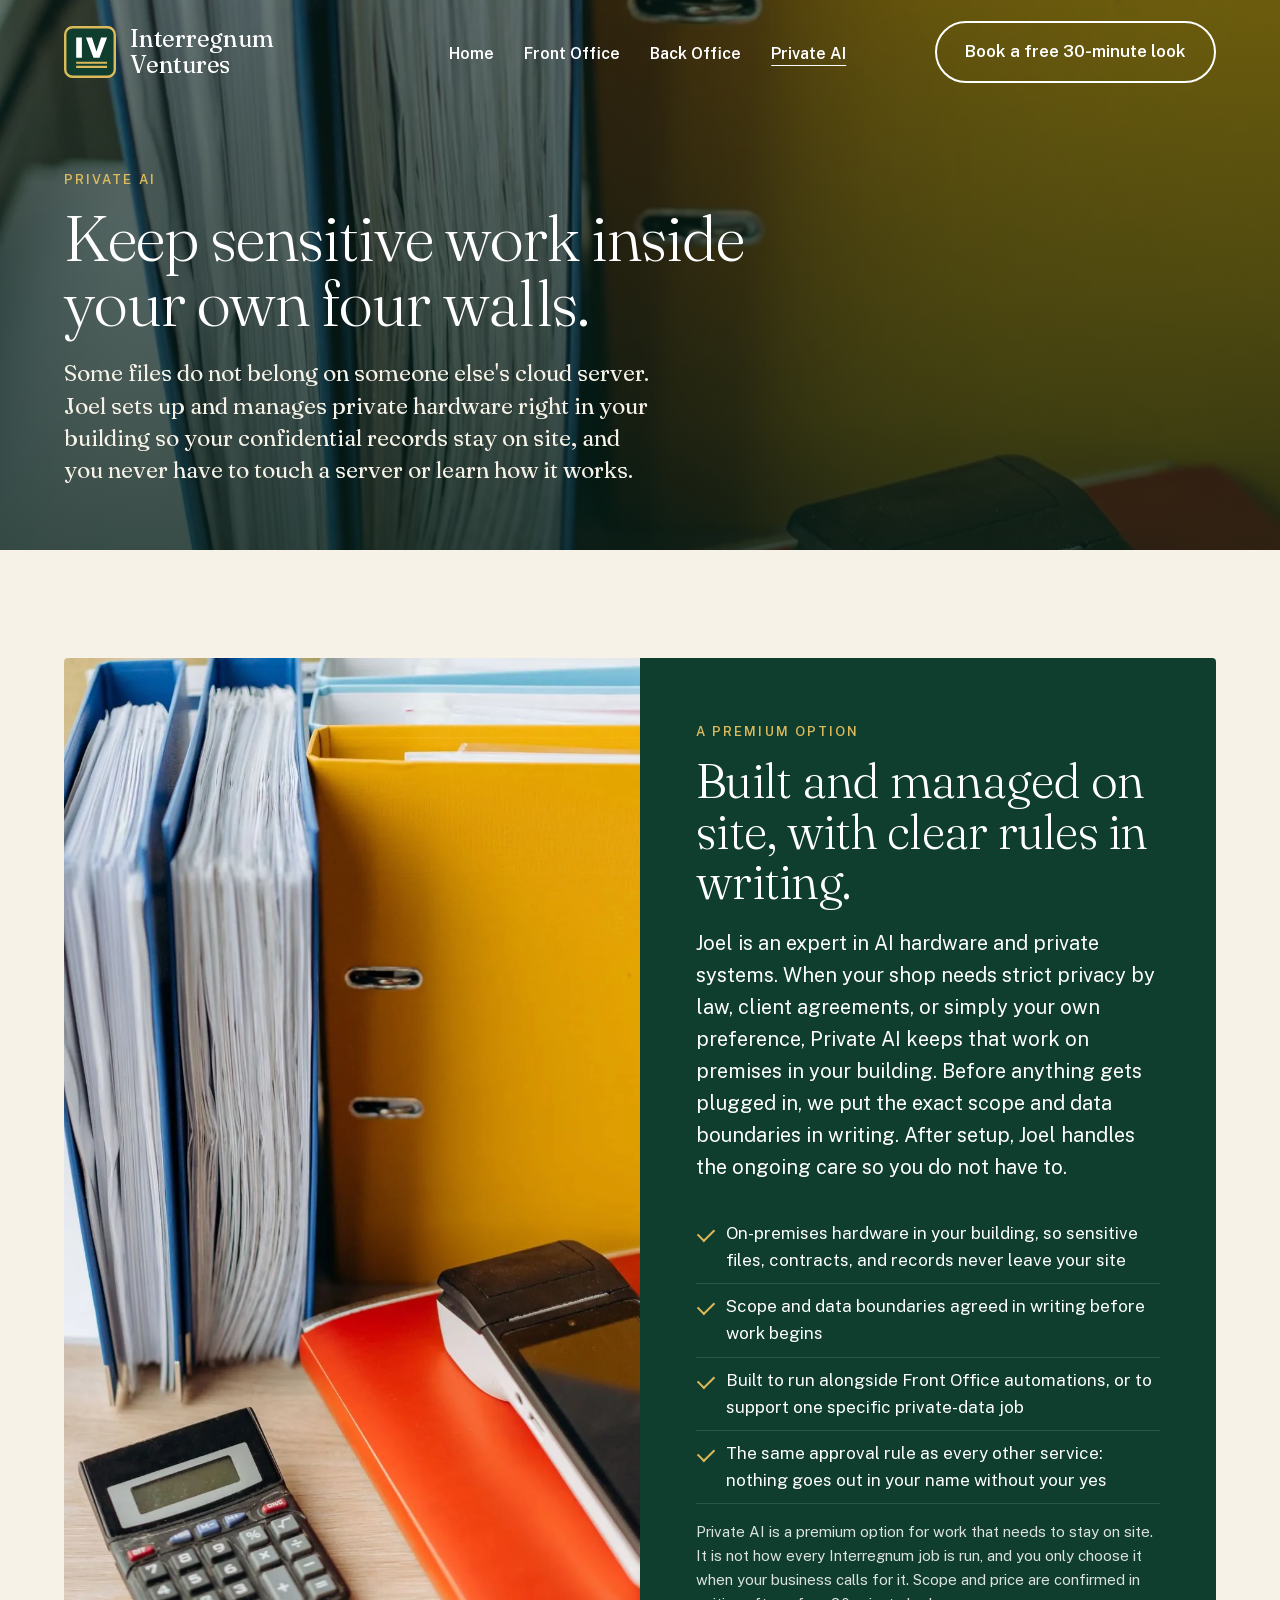
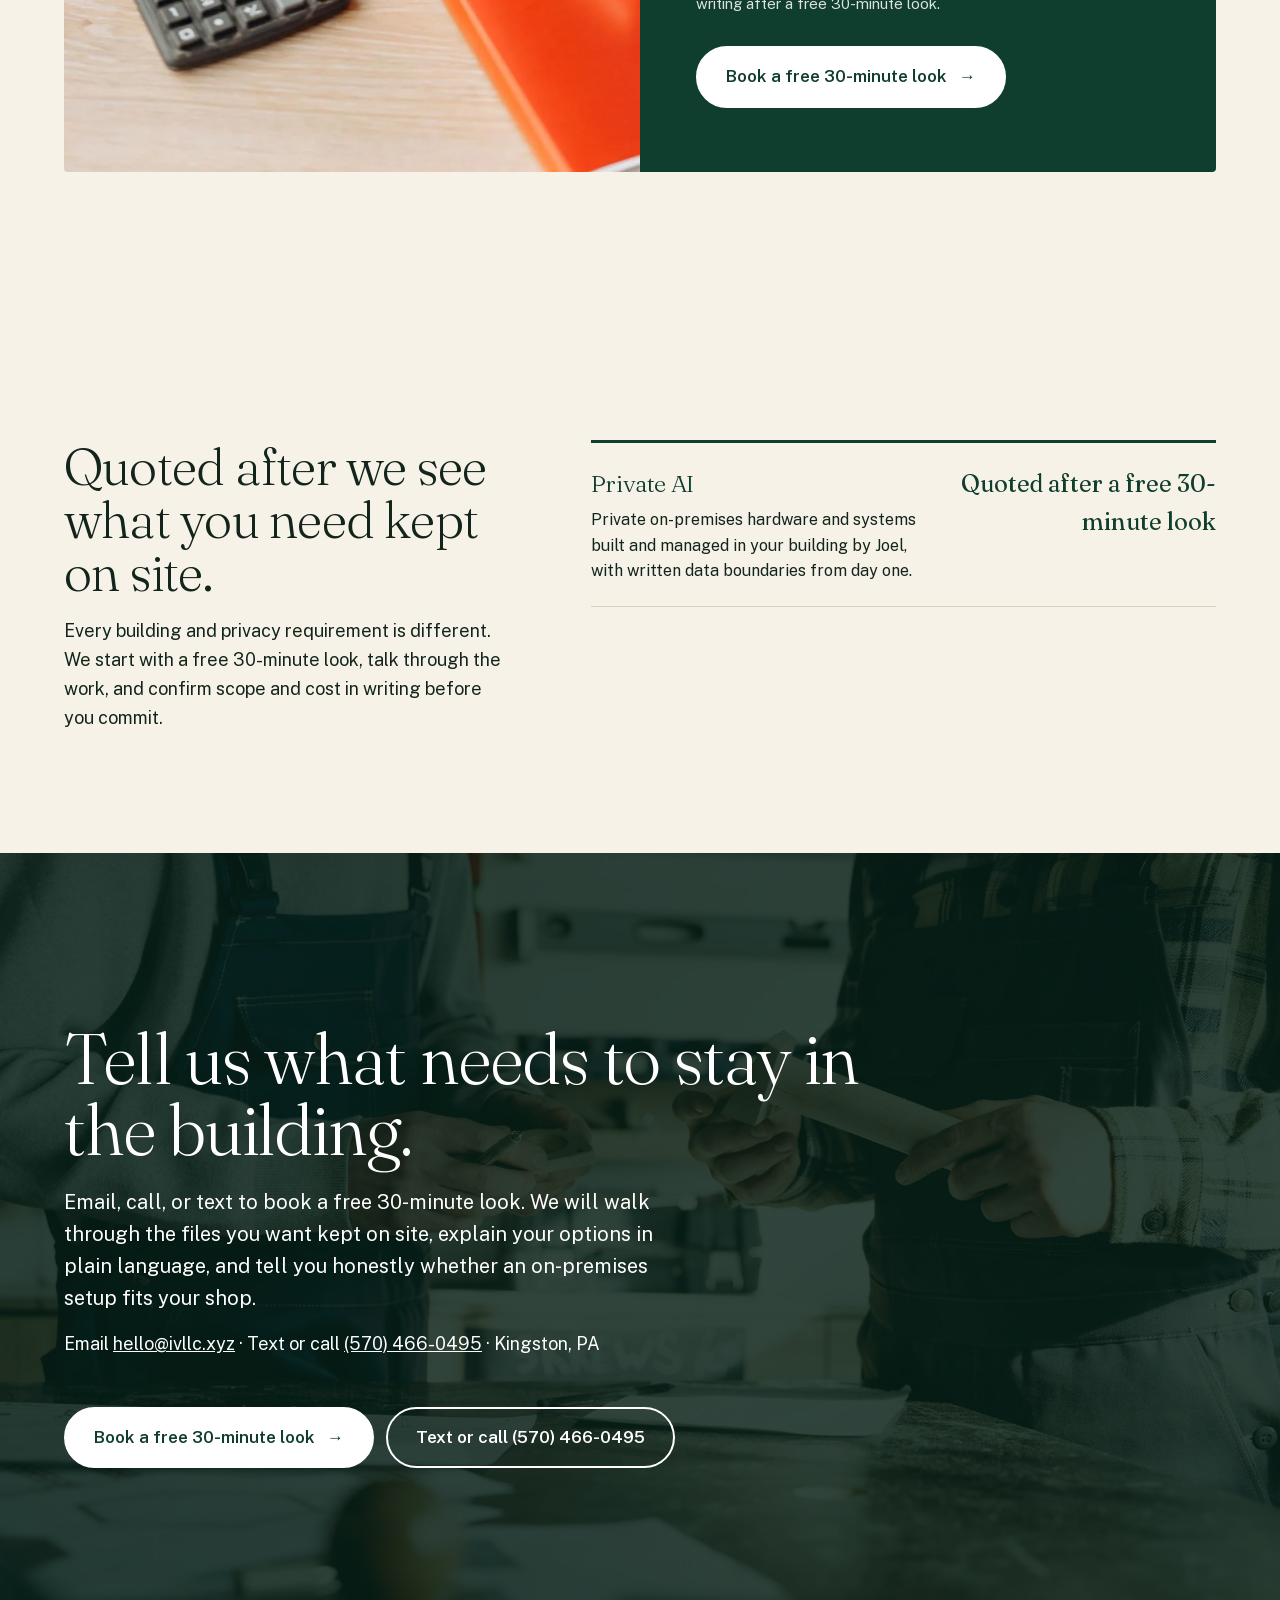
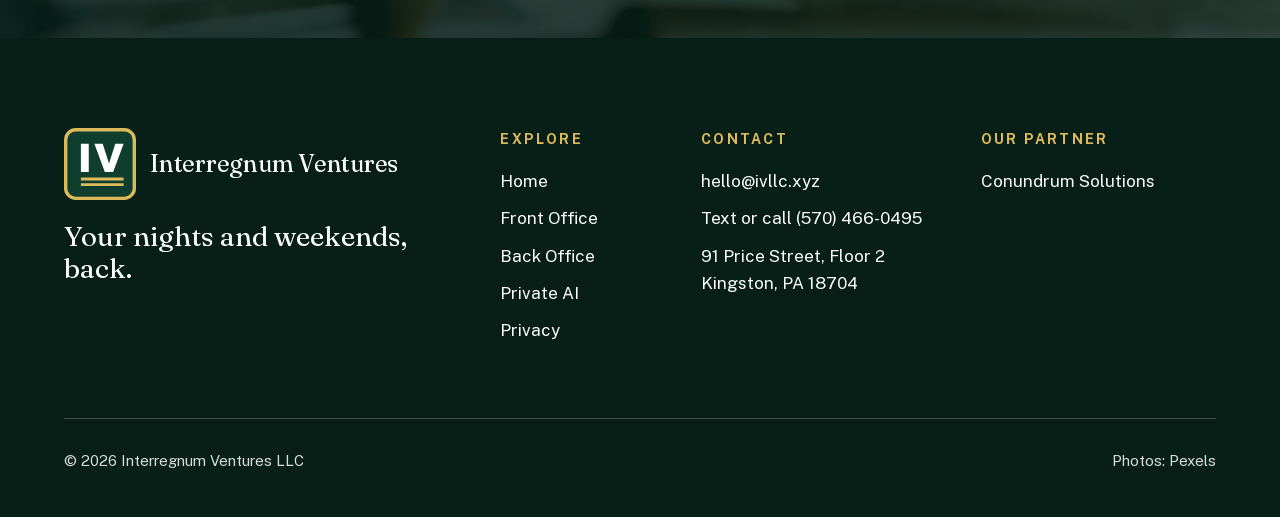
<file: private-ai/index.html>
<!doctype html>
<html lang="en">
<head>
<meta charset="utf-8">
<meta name="viewport" content="width=device-width, initial-scale=1">
<title>Private AI | Interregnum Ventures</title>
<meta name="description" content="Keep sensitive business files inside your own building. Joel sets up and manages private, on-premises AI hardware and systems with clear written boundaries.">
<meta name="theme-color" content="#0b2e23">
<meta property="og:type" content="website">
<meta property="og:title" content="Private AI by Interregnum Ventures">
<meta property="og:description" content="Keep sensitive business files inside your own building. Joel sets up and manages private, on-premises AI hardware and systems with clear written boundaries.">
<meta property="og:image" content="https://ivllc.xyz/img/hero.jpg">
<link rel="icon" href="../favicon.svg" type="image/svg+xml">
<link rel="preload" href="../fonts/fraunces-latin-var.woff2" as="font" type="font/woff2" crossorigin>
<link rel="preload" href="../fonts/public-sans-latin-var.woff2" as="font" type="font/woff2" crossorigin>
<link rel="preload" href="../img/backoffice.webp" as="image" type="image/webp" fetchpriority="high">
<link rel="stylesheet" href="../styles.css?v=12">
</head>
<body>
<a class="skip" href="#main">Skip to content</a>
<header class="top">
  <input type="checkbox" id="nav-toggle" class="nav-check" tabindex="-1">
  <div class="wrap">
    <a class="brand" href="../" aria-label="Interregnum Ventures LLC home">
      <svg viewBox="0 0 64 64" aria-hidden="true"><rect x="1.5" y="1.5" width="61" height="61" rx="9" fill="#0f3d2e" stroke="#dcb95a" stroke-width="3"/><path fill="#fff" d="M15 14h7v25h-7zM27 14h7.4l5.6 17.5L45.6 14H53l-9.3 25h-7.4z"/><path fill="#dcb95a" d="M15 44h38v2.6H15zM15 49h38v2.6H15z"/></svg>
      <b>Interregnum Ventures</b>
    </a>
    <label for="nav-toggle" class="nav-toggle" aria-label="Open menu"><span></span><span></span><span></span></label>
    <nav aria-label="Primary"><ul>
      <li><a href="../">Home</a></li><li><a href="../front-office/">Front Office</a></li><li><a href="../back-office/">Back Office</a></li><li><a href="../private-ai/" aria-current="page">Private AI</a></li>
    </ul></nav>
    <a class="btn line header-cta header-cta-full" href="mailto:hello@ivllc.xyz?subject=Free%2030-minute%20look">Book a free 30-minute look</a>
    <a class="btn line header-cta header-cta-short" href="mailto:hello@ivllc.xyz?subject=Free%2030-minute%20look" aria-label="Book a free 30-minute look">Book a look</a>
  </div>
</header>
<main id="main">

<section class="page-hero pai" id="top">
  <div class="wrap">
    <p class="eyebrow">Private AI</p>
    <h1>Keep sensitive work inside your own four walls.</h1>
    <p class="sub">Some files do not belong on someone else's cloud server. Joel sets up and manages private hardware right in your building so your confidential records stay on site, and you never have to touch a server or learn how it works.</p>
  </div>
</section>

<section class="offers" style="padding-top:80px">
  <article class="offer" id="on-prem">
    <div class="wrap">
      <div class="ph"><picture><source srcset="../img/backoffice.webp" type="image/webp"><img src="../img/backoffice.jpg" width="1200" height="1800" loading="lazy" decoding="async" alt="Binders, a calculator and a phone on an office desk"></picture></div>
      <div class="op">
        <p class="eyebrow">A premium option</p>
        <h2>Built and managed on site, with clear rules in writing.</h2>
        <p class="lead">Joel is an expert in AI hardware and private systems. When your shop needs strict privacy by law, client agreements, or simply your own preference, Private AI keeps that work on premises in your building. Before anything gets plugged in, we put the exact scope and data boundaries in writing. After setup, Joel handles the ongoing care so you do not have to.</p>
        <ul>
          <li>On-premises hardware in your building, so sensitive files, contracts, and records never leave your site</li>
          <li>Scope and data boundaries agreed in writing before work begins</li>
          <li>Built to run alongside Front Office automations, or to support one specific private-data job</li>
          <li>The same approval rule as every other service: nothing goes out in your name without your yes</li>
        </ul>
        <p class="fine">Private AI is a premium option for work that needs to stay on site. It is not how every Interregnum job is run, and you only choose it when your business calls for it. Scope and price are confirmed in writing after a free 30-minute look.</p>
        <a class="btn light" href="mailto:hello@ivllc.xyz?subject=Free%2030-minute%20look%20%E2%80%94%20Private%20AI">Book a free 30-minute look <span>&rarr;</span></a>
      </div>
    </div>
  </article>
</section>

<section class="pricing light-bg" id="pricing" aria-labelledby="pricing-title">
  <div class="wrap">
    <div><h2 id="pricing-title">Quoted after we see what you need kept on site.</h2>
      <p style="margin:18px 0 0;font-size:18px">Every building and privacy requirement is different. We start with a free 30-minute look, talk through the work, and confirm scope and cost in writing before you commit.</p>
    </div>
    <div>
      <div class="prices">
        <div class="price"><div><h3>Private AI</h3><p>Private on-premises hardware and systems built and managed in your building by Joel, with written data boundaries from day one.</p></div><div class="amt">Quoted after a free 30-minute look</div></div>
      </div>
    </div>
  </div>
</section>

<section class="cta" aria-labelledby="cta-title">
  <div class="wrap">
    <div>
      <h2 id="cta-title">Tell us what needs to stay in the building.</h2>
      <p>Email, call, or text to book a free 30-minute look. We will walk through the files you want kept on site, explain your options in plain language, and tell you honestly whether an on-premises setup fits your shop.</p>
      <p class="contact-line">Email <a href="mailto:hello@ivllc.xyz">hello@ivllc.xyz</a> · Text or call <a href="sms:+15704660495">(570) 466-0495</a> · Kingston, PA</p>
    </div>
    <div class="btns">
      <a class="btn light" href="mailto:hello@ivllc.xyz?subject=Free%2030-minute%20look%20%E2%80%94%20Private%20AI">Book a free 30-minute look <span>&rarr;</span></a>
      <a class="btn line" href="sms:+15704660495">Text or call (570) 466-0495</a>
    </div>
  </div>
</section>

</main>
<footer>
  <div class="wrap">
    <div class="fgrid">
      <div>
        <a class="brand" href="../"><svg viewBox="0 0 64 64" aria-hidden="true"><rect x="1.5" y="1.5" width="61" height="61" rx="9" fill="#0f3d2e" stroke="#dcb95a" stroke-width="3"/><path fill="#fff" d="M15 14h7v25h-7zM27 14h7.4l5.6 17.5L45.6 14H53l-9.3 25h-7.4z"/><path fill="#dcb95a" d="M15 44h38v2.6H15zM15 49h38v2.6H15z"/></svg><b>Interregnum Ventures</b></a>
        <p class="tag">Your nights and weekends, back.</p>
      </div>
      <div><h4>Explore</h4><ul>
        <li><a href="../">Home</a></li>
        <li><a href="../front-office/">Front Office</a></li>
        <li><a href="../back-office/">Back Office</a></li>
        <li><a href="../private-ai/">Private AI</a></li>
        <li><a href="../privacy/">Privacy</a></li>
      </ul></div>
      <div><h4>Contact</h4><ul>
        <li><a href="mailto:hello@ivllc.xyz">hello@ivllc.xyz</a></li>
        <li>Text or call <a href="sms:+15704660495">(570) 466-0495</a></li>
        <li>91 Price Street, Floor 2<br>Kingston, PA 18704</li>
      </ul></div>
      <div><h4>Our partner</h4><ul>
        <li><a href="https://conundrumsolved.tech/" target="_blank" rel="noopener">Conundrum Solutions</a></li>
      </ul></div>
    </div>
    <div class="small"><span>&copy; 2026 Interregnum Ventures LLC</span><span>Photos: Pexels</span></div>
  </div>
</footer>
<script>
/* Scroll reveals. Progressive enhancement: without JS, or with reduced motion, everything is simply shown. */
(function(d){
  if(!('IntersectionObserver' in window)||(window.matchMedia&&matchMedia('(prefers-reduced-motion: reduce)').matches))return;
  var groups=['.ladder .head>*','.offer .ph','.offer .op>*','.offer li','.sample .wrap>div','.sample .card','.pricing .wrap>div>*','.price','.people h2','.people .mission','.panel','.panel .exp li','.panel .creds li','.cta .wrap>*','.fgrid>div','.svc','.steps li','.promise','.legal .measure>*','.page-hero h1','.page-hero .sub'];
  var els=[];
  groups.forEach(function(sel){
    var n=d.querySelectorAll(sel);
    for(var i=0;i<n.length;i++){var e=n[i];if(e.classList.contains('rv'))continue;
      var k=0,s=e.previousElementSibling;while(s&&k<6){if(s.classList.contains('rv'))k++;s=s.previousElementSibling;}
      e.style.setProperty('--d',(k*70)+'ms');e.classList.add('rv');els.push(e);}
  });
  function show(e){e.classList.add('in');io.unobserve(e);}
  function all(){els.forEach(show);}
  var io=new IntersectionObserver(function(es){es.forEach(function(x){if(x.isIntersecting)show(x.target);});},{rootMargin:'0px 0px -10% 0px'});
  d.documentElement.classList.add('rv-on');
  els.forEach(function(e){io.observe(e);});
  if(location.hash)all();
  addEventListener('hashchange',all);addEventListener('beforeprint',all);
  d.addEventListener('focusin',function(ev){var e=ev.target.closest&&ev.target.closest('.rv');if(e)show(e);});
})(document);
</script>
</body>
</html>
</file>
<file: styles.css>
/* Interregnum Ventures | ivllc.xyz  (v3: photo-led layout, partner of Conundrum Solutions) */
@font-face{font-family:"Fraunces";font-style:normal;font-weight:300 700;font-display:swap;src:url("fonts/fraunces-latin-var.woff2") format("woff2")}
@font-face{font-family:"Public Sans";font-style:normal;font-weight:400 700;font-display:swap;src:url("fonts/public-sans-latin-var.woff2") format("woff2")}
:root{--forest:#0f3d2e;--deep:#0b2e23;--deeper:#071f17;--gold:#dcb95a;--gold-dk:#a17c1b;--off:#f6f2e7;--white:#fff;--ink:#12241c;
--serif:"Fraunces",Georgia,serif;--sans:"Public Sans",-apple-system,"Segoe UI",Helvetica,Arial,sans-serif;--gut:clamp(22px,5vw,80px)}
*{box-sizing:border-box}html{-webkit-font-smoothing:antialiased;scroll-behavior:smooth;scroll-padding-top:100px}
body{margin:0;font-family:var(--sans);font-size:19px;line-height:1.6;color:var(--white);background:var(--forest)}
a{color:inherit}img{display:block;max-width:100%}
.wrap{max-width:1360px;margin:0 auto;padding:0 var(--gut)}
h1,h2,h3{font-family:var(--serif);font-weight:300;margin:0;letter-spacing:-.015em}
.btn{white-space:nowrap;display:inline-flex;align-items:center;gap:12px;font-weight:600;font-size:17px;text-decoration:none;padding:15px 28px;border-radius:999px;border:2px solid var(--white);transition:background .2s,color .2s}
.btn span{transition:transform .2s}.btn:hover span{transform:translateX(4px)}
.btn.light{background:var(--white);color:var(--forest)}.btn.light:hover{background:var(--off)}
.btn.line{color:var(--white)}.btn.line:hover{background:var(--white);color:var(--forest)}
.btn.gold{background:var(--gold);border-color:var(--gold);color:var(--deeper)}.btn.gold:hover{background:#ecd58f}
.btn.dark{background:var(--forest);border-color:var(--forest);color:#fff}.btn.dark:hover{background:var(--deep)}
.skip{position:absolute;left:12px;top:-80px;z-index:100;background:#fff;color:var(--forest);padding:12px 16px;font-weight:600}.skip:focus{top:12px}
/* header */
header.top{position:absolute;top:0;left:0;right:0;z-index:20}
header.top .wrap{height:104px;display:flex;align-items:center;justify-content:space-between;gap:24px}
.brand{display:flex;align-items:center;gap:14px;text-decoration:none}
.brand svg{width:52px;height:52px}
.brand b{font-family:var(--serif);font-weight:400;font-size:24px;letter-spacing:-.01em}
nav ul{display:flex;gap:30px;list-style:none;margin:0;padding:0}
nav a{text-decoration:none;font-weight:600;font-size:16px}nav a:hover{text-decoration:underline;text-underline-offset:6px}
/* hero */
.hero{position:relative;min-height:900px;display:flex;flex-direction:column;background:#06170f url(img/hero.jpg) center 40%/cover no-repeat;background-image:image-set(url(img/hero.webp) type("image/webp"),url(img/hero.jpg) type("image/jpeg"))}
.hero::before{content:"";position:absolute;inset:0;background:linear-gradient(180deg,rgba(7,31,23,.55),rgba(7,31,23,.72))}
.hero>.wrap{position:relative;width:100%;flex:1;padding-top:180px;padding-bottom:80px;display:grid;grid-template-columns:1fr 1fr}
.hero .headline{grid-column:2;text-align:center;align-self:start}
.hero h1{font-size:clamp(50px,5.4vw,84px);line-height:1}
.hero h1 em{font-style:italic;color:var(--gold)}
.hero .sub{font-family:var(--serif);font-weight:400;text-shadow:0 1px 14px rgba(7,31,23,.6);font-size:clamp(20px,1.8vw,26px);line-height:1.4;color:var(--off);max-width:560px;margin:28px auto 0;padding-top:24px;position:relative;text-wrap:balance}
.hero .sub::before{content:"";position:absolute;top:0;left:50%;width:56px;height:2px;margin-left:-28px;background:var(--gold)}
.hero .side{position:relative;width:100%;background:var(--forest);border-top:4px solid var(--gold)}
.hero .side .wrap{display:flex;align-items:center;justify-content:space-between;gap:48px;padding-top:30px;padding-bottom:30px}
.hero .side p{margin:0;font-size:20px;max-width:760px}
.hero .side .btns{display:flex;flex-wrap:wrap;gap:12px;flex:none}
/* ladder */
.ladder{background:var(--off);color:var(--ink);padding:140px 0}
.ladder .head{display:grid;grid-template-columns:5fr 6fr;gap:80px;align-items:end}
.ladder h2{font-size:clamp(40px,4.6vw,66px);line-height:1.02}
.ladder .head p{font-size:21px;margin:0}
/* offers */
.offers{background:var(--off);color:var(--ink);padding:0 0 120px}
.offer{padding:28px 0}
.offer .wrap{display:grid;grid-template-columns:6fr 6fr;align-items:stretch}
.offer .ph{border-radius:4px 0 0 4px;overflow:hidden;min-height:580px}.offer .ph img{width:100%;height:100%;object-fit:cover}
.offer .op{background:var(--forest);color:#fff;padding:64px 56px;border-radius:0 4px 4px 0;display:flex;flex-direction:column;justify-content:center;align-items:flex-start}
.offer.flip .ph{order:2;border-radius:0 4px 4px 0}.offer.flip .op{border-radius:4px 0 0 4px}
.offer h2{font-size:clamp(38px,3.8vw,54px);line-height:1.04;margin-bottom:20px}
.offer .lead{font-size:20px;margin:0 0 28px;max-width:560px}
.offer ul{margin:0 0 34px;padding:0;list-style:none;width:100%}
.offer li{padding:9px 0 9px 30px;position:relative;font-size:17px;border-bottom:1px solid rgba(255,255,255,.12)}
.offer li::before{content:"";position:absolute;left:2px;top:17px;width:14px;height:8px;border-left:2px solid var(--gold);border-bottom:2px solid var(--gold);transform:rotate(-45deg)}
.offer .fine{font-size:15px;opacity:.85;margin:-18px 0 30px}
/* sample */
.sample{padding:140px 0}
.sample .wrap{display:grid;grid-template-columns:4fr 7fr;gap:80px;align-items:center}
.sample h2{font-size:clamp(40px,4.4vw,62px);line-height:1.02;margin-bottom:26px}
.sample p{font-size:20px;margin:0 0 20px}
.card{background:#fff;color:var(--ink);border-radius:6px;box-shadow:0 30px 80px rgba(0,0,0,.35);overflow:hidden;transition:transform .4s}
.card:hover{transform:translateY(-6px)}
.card .bar{background:var(--deep);height:40px;display:flex;align-items:center;gap:8px;padding:0 16px;color:#cfe;font-size:13px}
.card .bar i{width:11px;height:11px;border-radius:50%;background:var(--off)}
.card .body{padding:30px 32px 32px}
.card .t{display:flex;justify-content:space-between;align-items:baseline;border-bottom:2px solid var(--forest);padding-bottom:12px;margin-bottom:20px}
.card .t b{font-family:var(--serif);font-weight:500;font-size:24px}.card .t small{font-size:13px;color:#5b6d64}
.kpis{display:grid;grid-template-columns:repeat(3,1fr);gap:14px;margin-bottom:24px}
.kpi{background:var(--off);border-radius:4px;padding:14px 16px}.kpi small{display:block;font-size:12px;text-transform:uppercase;letter-spacing:.1em;color:#5b6d64}.kpi b{font-family:var(--serif);font-size:28px;font-weight:500;color:var(--forest)}
.jobs{width:100%;border-collapse:collapse;font-size:15px}.jobs th{text-align:left;font-size:12px;text-transform:uppercase;letter-spacing:.1em;color:#5b6d64;padding:6px 0;border-bottom:1px solid #ddd}
.jobs td{padding:10px 0;border-bottom:1px solid #eee}.jobs td:last-child,.jobs th:last-child{text-align:right}
.meter{height:6px;background:#e6efe9;border-radius:3px;margin-top:6px}.meter i{display:block;height:100%;background:var(--forest);border-radius:3px}
.card .foot{margin-top:18px;font-size:13px;color:#5b6d64;display:flex;gap:14px;flex-wrap:wrap}.card .foot b{color:var(--forest)}
/* pricing */
.pricing{background:var(--off);color:var(--ink);padding:120px 0}
.pricing .wrap{display:grid;grid-template-columns:5fr 7fr;gap:80px;align-items:start}
.pricing h2{font-size:clamp(38px,4vw,58px);line-height:1.04}
.prices{display:grid;gap:0}
.price{display:grid;grid-template-columns:1fr auto;gap:20px;padding:22px 0;border-bottom:1px solid #d9d1bb;align-items:baseline}
.price:first-child{border-top:3px solid var(--forest)}
.price h3{font-size:24px;color:var(--forest)}.price p{margin:4px 0 0;font-size:16px}
.price .amt{font-family:var(--serif);font-size:24px;color:var(--forest);text-align:right;white-space:nowrap}.price .amt small{display:block;font-family:var(--sans);font-size:13px;color:#5b6d64}
.pricing .after{margin:26px 0 0;font-size:17px}
/* partner + about */
.people{padding:140px 0}
.people .grid{display:grid;grid-template-columns:1fr 1fr;gap:28px}
.people h2{font-size:clamp(40px,4.6vw,66px);line-height:1.02;margin-bottom:56px;max-width:900px}
.panel{background:var(--deep);border-radius:4px;padding:48px 46px;border-top:4px solid var(--gold);display:flex;flex-direction:column;align-items:flex-start}
.panel h3{font-size:36px;line-height:1.1;margin-bottom:16px}
.panel p{margin:0 0 22px;font-size:18px}
.panel ul{margin:0 0 26px;padding:0;list-style:none}.panel li{padding:6px 0;font-size:17px;border-bottom:1px solid rgba(255,255,255,.12)}
.panel .stat{display:flex;gap:36px;margin:4px 0 26px;flex-wrap:wrap}.panel .stat b{display:block;font-family:var(--serif);font-weight:400;font-size:40px;color:var(--gold);line-height:1}.panel .stat span{font-size:15px}
.panel .btn{margin-top:auto}
/* cta */
.cta{position:relative;background:#06170f url(img/cta.jpg) center/cover;background-image:image-set(url(img/cta.webp) type("image/webp"),url(img/cta.jpg) type("image/jpeg"));padding:170px 0}
.cta::before{content:"";position:absolute;inset:0;background:rgba(7,31,23,.82)}
.cta .wrap{position:relative;display:flex;justify-content:space-between;align-items:end;gap:48px;flex-wrap:wrap}
.cta h2{font-size:clamp(46px,5.6vw,84px);line-height:1;max-width:860px}
.cta p{font-size:20px;margin:20px 0 0;max-width:640px}
/* footer */
footer{background:var(--deeper);padding:90px 0 44px}
.fgrid{display:grid;grid-template-columns:5fr 2fr 3fr 3fr;gap:44px;padding-bottom:64px;border-bottom:1px solid rgba(255,255,255,.22)}
footer .brand svg{width:72px;height:72px}footer .brand{margin-bottom:20px}
footer .tag{font-family:var(--serif);font-size:28px;line-height:1.15;margin:0}
footer h4{font-size:14px;letter-spacing:.16em;text-transform:uppercase;margin:0 0 18px;color:var(--gold)}
footer ul{list-style:none;margin:0;padding:0}footer li{margin-bottom:10px;font-size:17px}
footer li a{text-decoration:none}footer li a:hover{text-decoration:underline}
footer .small{display:flex;justify-content:space-between;padding-top:30px;font-size:15px;gap:20px;flex-wrap:wrap;opacity:.85}
:focus-visible{outline:3px solid var(--gold);outline-offset:3px}
@media(max-width:1000px){
body{font-size:18px}nav{display:none}header.top .wrap{height:88px}.brand b{font-size:20px}
.hero{min-height:760px}.hero>.wrap{grid-template-columns:1fr;padding-top:140px;padding-bottom:56px}.hero .headline{grid-column:1}.hero .side .wrap{flex-direction:column;align-items:flex-start;gap:22px;padding-top:28px;padding-bottom:32px}.hero .side p{font-size:18px}
.ladder,.sample,.people{padding:90px 0}.ladder .head,.sample .wrap,.pricing .wrap{grid-template-columns:1fr;gap:28px}
.offer .wrap{grid-template-columns:1fr}.offer .ph{min-height:300px;border-radius:4px 4px 0 0!important}.offer.flip .ph{order:0}.offer .op{padding:40px 28px;border-radius:0 0 4px 4px!important}
.people .grid{grid-template-columns:1fr}.panel{padding:34px 28px}
.pricing{padding:90px 0}.cta{padding:110px 0}
.fgrid{grid-template-columns:1fr 1fr}.fgrid>div:first-child{grid-column:span 2}}
@media(max-width:560px){header.top .btn{padding:10px 16px;font-size:15px}.brand svg{width:42px;height:42px}.brand b{font-size:17px}.kpis{grid-template-columns:1fr}.card .body{padding:22px}}
@media(prefers-reduced-motion:reduce){*{transition:none!important;scroll-behavior:auto!important}}
.who-head{display:flex;gap:26px;align-items:center;margin-bottom:30px}
.who-head h3{margin-bottom:10px}.who-head p{margin:0}
.portrait{margin:0;flex:none;padding:8px;background:var(--off);border-radius:4px;box-shadow:0 16px 40px rgba(0,0,0,.35);line-height:0}
.portrait img{width:120px;height:auto}
@media(max-width:560px){.who-head{flex-direction:column;align-items:flex-start}}
.people h2{margin-bottom:24px}
.people .mission{font-size:21px;max-width:880px;margin:0 0 56px}.people .mission strong{color:var(--gold);font-weight:600}
.panel ul.exp{border-top:1px solid rgba(255,255,255,.2);padding-top:6px;margin-bottom:22px}
.panel ul.exp li{display:grid;grid-template-columns:150px 1fr;gap:18px;align-items:baseline;padding:14px 0}
.panel ul.exp b{font-family:var(--serif);font-weight:400;font-size:34px;color:var(--gold);line-height:1}
.panel ul.exp span{font-size:16px}
.panel ul.creds li{padding:8px 0 8px 28px;position:relative}
.panel ul.creds li::before{content:"";position:absolute;left:2px;top:15px;width:13px;height:7px;border-left:2px solid var(--gold);border-bottom:2px solid var(--gold);transform:rotate(-45deg)}
@media(max-width:560px){.panel ul.exp li{grid-template-columns:1fr;gap:6px}}
picture{display:contents}
/* scroll reveals: hidden state exists only once JS adds .rv-on; transform/opacity only */
.rv-on .rv{transition:opacity .7s ease var(--d,0ms),transform .8s cubic-bezier(.2,.7,.2,1) var(--d,0ms)}
.rv-on .rv:not(.in){opacity:0;transform:translate3d(0,28px,0)}
.rv-on .offer .ph.rv:not(.in){transform:translate3d(-40px,0,0)}.rv-on .offer.flip .ph.rv:not(.in){transform:translate3d(40px,0,0)}
.rv-on .offer li.rv:not(.in),.rv-on .panel li.rv:not(.in){transform:translate3d(-14px,0,0)}
.rv-on .meter i{transform:scaleX(0);transform-origin:left;transition:transform 1.2s cubic-bezier(.2,.7,.2,1) .4s}
.rv-on .card.in .meter i{transform:none}
@media(prefers-reduced-motion:reduce){.rv-on .rv,.rv-on .meter i{transition:none!important}.rv-on .rv:not(.in){opacity:1!important;transform:none!important}.rv-on .meter i{transform:none!important}}
@media print{.rv-on .rv:not(.in){opacity:1!important;transform:none!important}.rv-on .meter i{transform:none!important}}

.offer .list-label{font-family:var(--sans);font-weight:600;font-size:19px;letter-spacing:0;line-height:1.3;margin:0 0 10px;color:#fff}
#advisory .ph img{object-position:50% 45%}

/* --- Preview rewrite additions (multi-page). Does not change the live site. --- */
.price .amt{white-space:normal;max-width:16rem}
header.top .header-cta{flex:none}
header.top .brand b{line-height:1.1;max-width:9.6em}
nav a[aria-current="page"]{text-decoration:underline;text-underline-offset:6px}
.nav-check{position:absolute;opacity:0;pointer-events:none}
.nav-toggle{display:none;width:44px;height:44px;border:2px solid #fff;border-radius:8px;align-items:center;justify-content:center;flex-direction:column;gap:5px;cursor:pointer;background:transparent;padding:0}
.nav-toggle span{display:block;width:18px;height:2px;background:#fff}
.page-hero{position:relative;min-height:520px;display:flex;flex-direction:column;background:#06170f url(img/hero.jpg) center 40%/cover no-repeat;background-image:image-set(url(img/hero.webp) type("image/webp"),url(img/hero.jpg) type("image/jpeg"))}
.page-hero.fo{background-image:image-set(url(img/advisory.webp) type("image/webp"),url(img/advisory.jpg) type("image/jpeg"));background-position:center 30%}
.page-hero.bo{background-image:image-set(url(img/books.webp) type("image/webp"),url(img/books.jpg) type("image/jpeg"));background-position:center 45%}
.page-hero.pai{background-image:image-set(url(img/backoffice.webp) type("image/webp"),url(img/backoffice.jpg) type("image/jpeg"));background-position:center 40%}
.page-hero.short{min-height:380px}
.page-hero::before{content:"";position:absolute;inset:0;background:linear-gradient(180deg,rgba(7,31,23,.55),rgba(7,31,23,.78))}
.page-hero>.wrap{position:relative;width:100%;flex:1;padding-top:170px;padding-bottom:64px;display:flex;flex-direction:column;justify-content:flex-end;max-width:1360px}
.page-hero .eyebrow{font-size:13px;letter-spacing:.16em;text-transform:uppercase;color:var(--gold);font-weight:600;margin:0 0 14px}
.page-hero h1{font-size:clamp(40px,5vw,72px);line-height:1.02;max-width:18ch}
.page-hero h1 em{font-style:italic;color:var(--gold)}
.page-hero .sub{font-family:var(--serif);font-weight:400;font-size:clamp(20px,1.8vw,26px);line-height:1.4;color:var(--off);max-width:640px;margin:22px 0 0;text-wrap:balance}
.svc-grid{display:grid;grid-template-columns:repeat(3,1fr);gap:24px}
.svc{background:var(--forest);color:#fff;border-radius:4px;overflow:hidden;display:flex;flex-direction:column;text-decoration:none;transition:transform .3s}
.svc:hover{transform:translateY(-4px)}
.svc .ph{height:220px;overflow:hidden}
.svc .ph img{width:100%;height:100%;object-fit:cover}
.svc .body{padding:28px 28px 32px;display:flex;flex-direction:column;flex:1;align-items:flex-start}
.svc h3{font-size:32px;line-height:1.1;margin:0 0 12px}
.svc p{margin:0 0 22px;font-size:17px}
.svc .btn{margin-top:auto}
.steps{list-style:none;margin:36px 0 0;padding:0;display:grid;gap:8px}
.steps li{display:grid;grid-template-columns:64px 1fr;gap:18px;align-items:start;padding:20px 0;border-bottom:1px solid #d9d1bb}
.steps li:first-child{border-top:3px solid var(--forest)}
.steps .n{font-family:var(--serif);font-weight:400;font-size:40px;color:var(--gold-dk);line-height:1}
.steps h3{font-size:26px;color:var(--forest);margin:0 0 6px}
.steps p{margin:0;font-size:18px}
.promises{display:grid;grid-template-columns:1fr 1fr;gap:22px;margin-top:48px}
.promise{background:#fff;border-top:4px solid var(--gold);padding:28px 26px;border-radius:4px}
.promise h3{font-size:24px;color:var(--forest);margin:0 0 10px}
.promise p{margin:0;font-size:17px}
.legal{background:var(--off);color:var(--ink);padding:80px 0 120px}
.legal .measure{max-width:720px}
.legal h2{font-size:clamp(28px,3vw,40px);line-height:1.15;margin:40px 0 16px;color:var(--forest)}
.legal p{font-size:20px;margin:0 0 20px}
.legal .pledge{font-family:var(--serif);font-size:clamp(26px,3vw,36px);line-height:1.2;color:var(--forest);border-left:4px solid var(--gold);padding:8px 0 8px 22px;margin:32px 0}
.status{font-size:13px;letter-spacing:.08em;text-transform:uppercase;font-weight:600;color:var(--gold-dk);background:#efe6c8;display:inline-block;padding:4px 10px;border-radius:999px}
.cta .btns{display:flex;flex-wrap:wrap;gap:12px;align-items:center}
.cta .contact-line{width:100%;margin:16px 0 0;font-size:18px}

.offer .eyebrow{font-size:13px;letter-spacing:.16em;text-transform:uppercase;color:var(--gold);font-weight:600;margin:0 0 12px}
@media(max-width:1199px){
  .nav-toggle{display:flex}
  header.top .wrap{position:relative}
  header.top nav{display:none;position:absolute;top:88px;left:0;right:0;background:var(--deeper);padding:16px var(--gut) 24px;border-bottom:4px solid var(--gold)}
  header.top nav ul{flex-direction:column;gap:16px}
  header.top nav a{font-size:18px}
  .nav-check:checked + .wrap nav{display:block}
  .header-cta-full{display:none}
  .svc-grid,.flow{grid-template-columns:1fr}
  .promises{grid-template-columns:1fr}
}
@media(min-width:1200px){
  nav{display:block!important}
  .header-cta-short{display:none}
}
@media(max-width:1000px){
  nav{display:none} /* overridden when checked or by 1200 rule; keep panel behavior */
  .page-hero{min-height:420px}.page-hero>.wrap{padding-top:140px;padding-bottom:48px}
  .page-hero.short{min-height:320px}
}
@media(max-width:1199px) and (max-width:1000px){
  header.top nav{display:none}
  .nav-check:checked + .wrap nav{display:block}
}
@media(max-width:560px){
  .steps li{grid-template-columns:1fr;gap:8px}
  .cta .btns .btn{white-space:normal;text-align:center}
  .price{grid-template-columns:1fr;gap:8px}
  .price .amt{text-align:left;max-width:none}
}
.jobs.brief td,.jobs.brief th{vertical-align:top;text-align:left}
.jobs.brief td:last-child,.jobs.brief th:last-child{text-align:left;white-space:nowrap}
.jobs.brief td:nth-child(2){padding-right:16px}
.price .amt small{margin-top:4px}
.price .amt .tier-price{display:block}
.price .amt .tier-price + .tier-price{margin-top:16px}
.flow{list-style:none;margin:56px 0 0;padding:0;display:grid;grid-template-columns:repeat(3,1fr);gap:24px}
.flow>li{display:flex;min-width:0}
.flow .svc{flex:1;width:100%}
.svc .tier{font-size:13px;letter-spacing:.16em;text-transform:uppercase;color:var(--gold);font-weight:600;margin:0 0 10px}
@media(max-width:1199px){.flow{grid-template-columns:1fr}}
</file>
